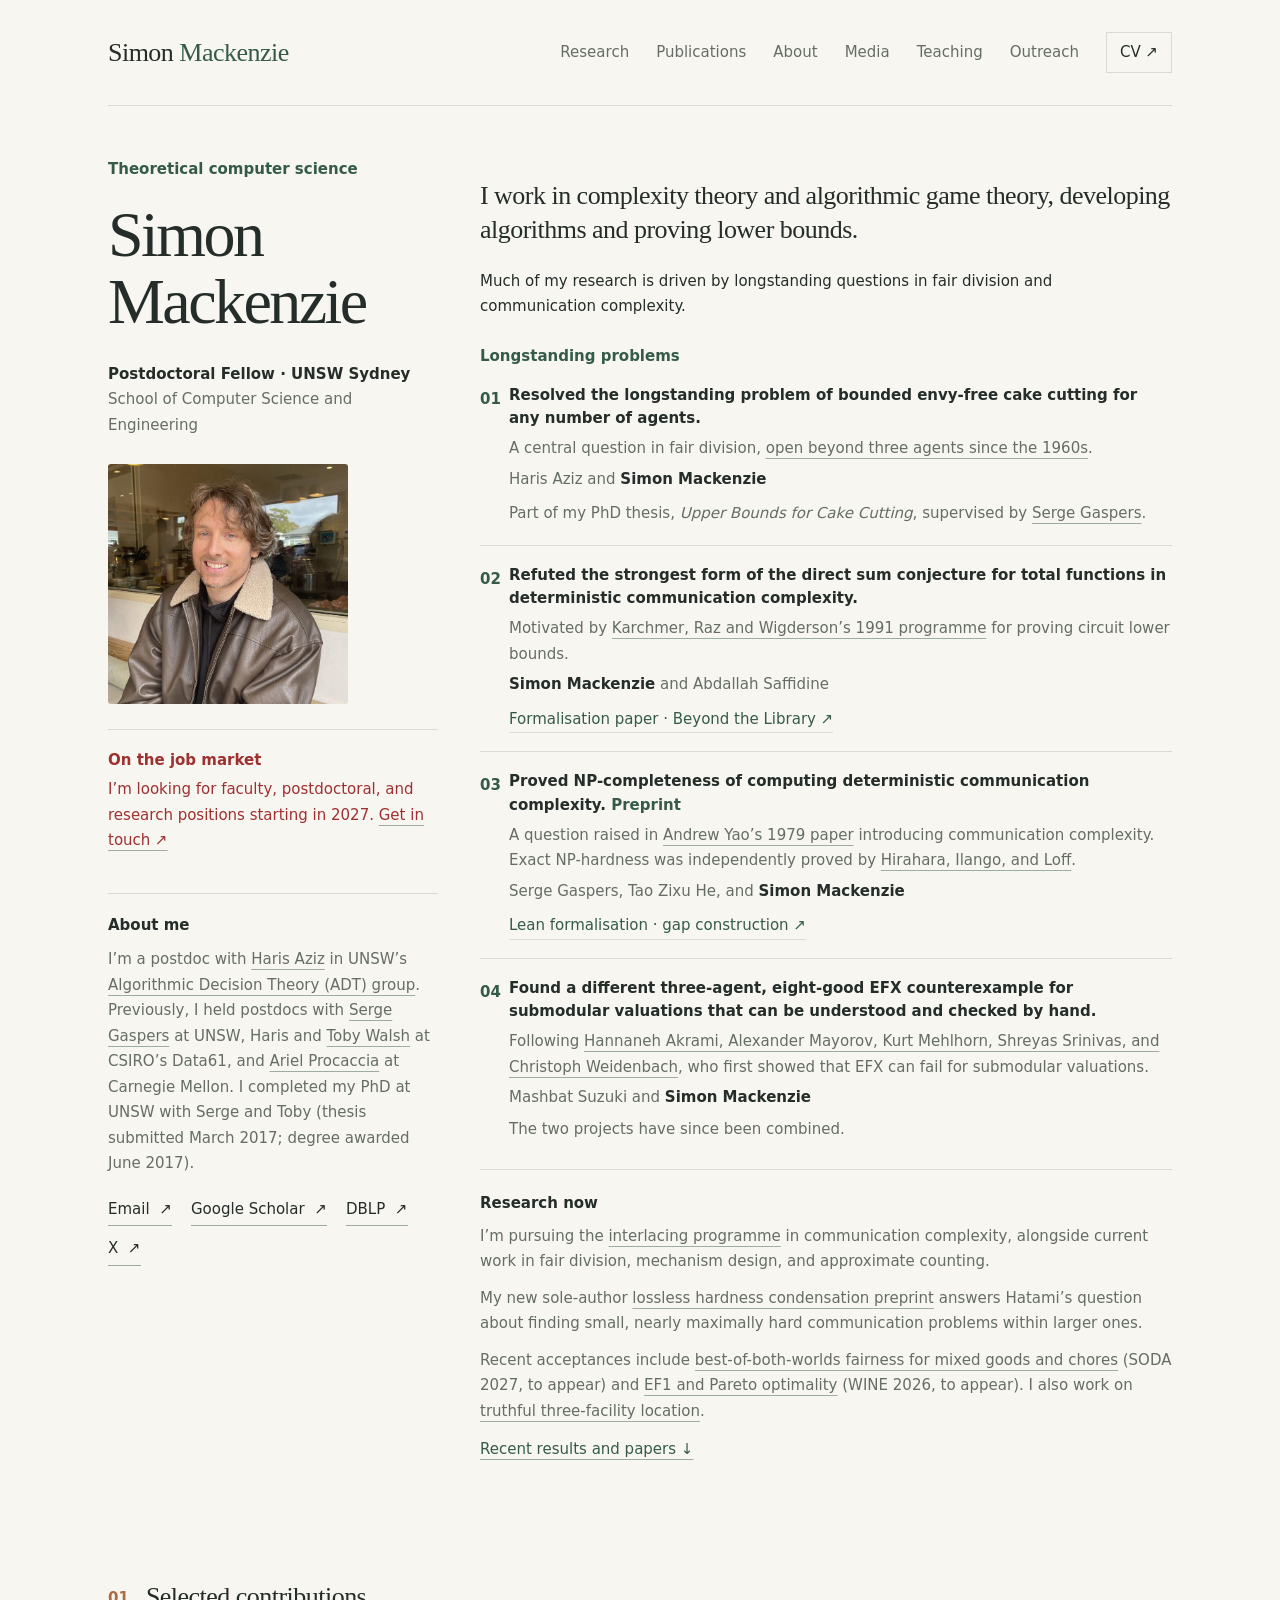
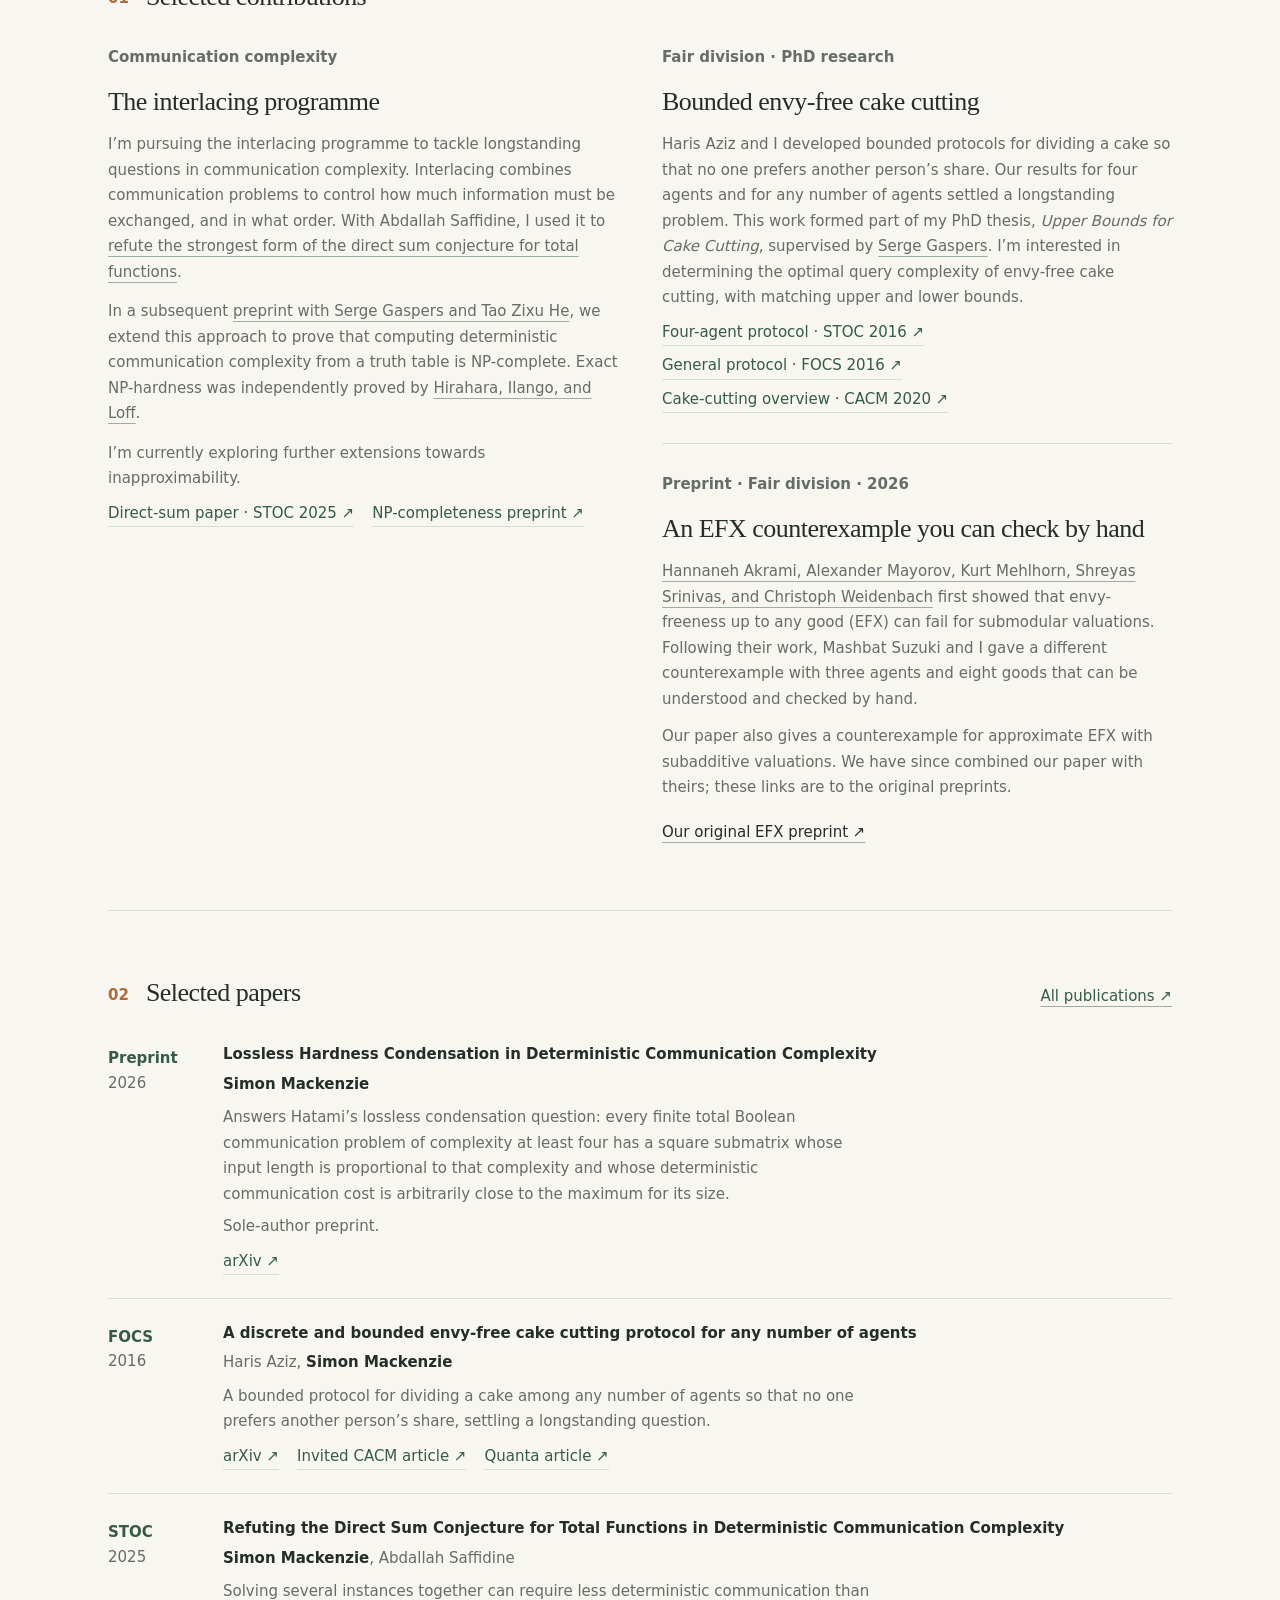
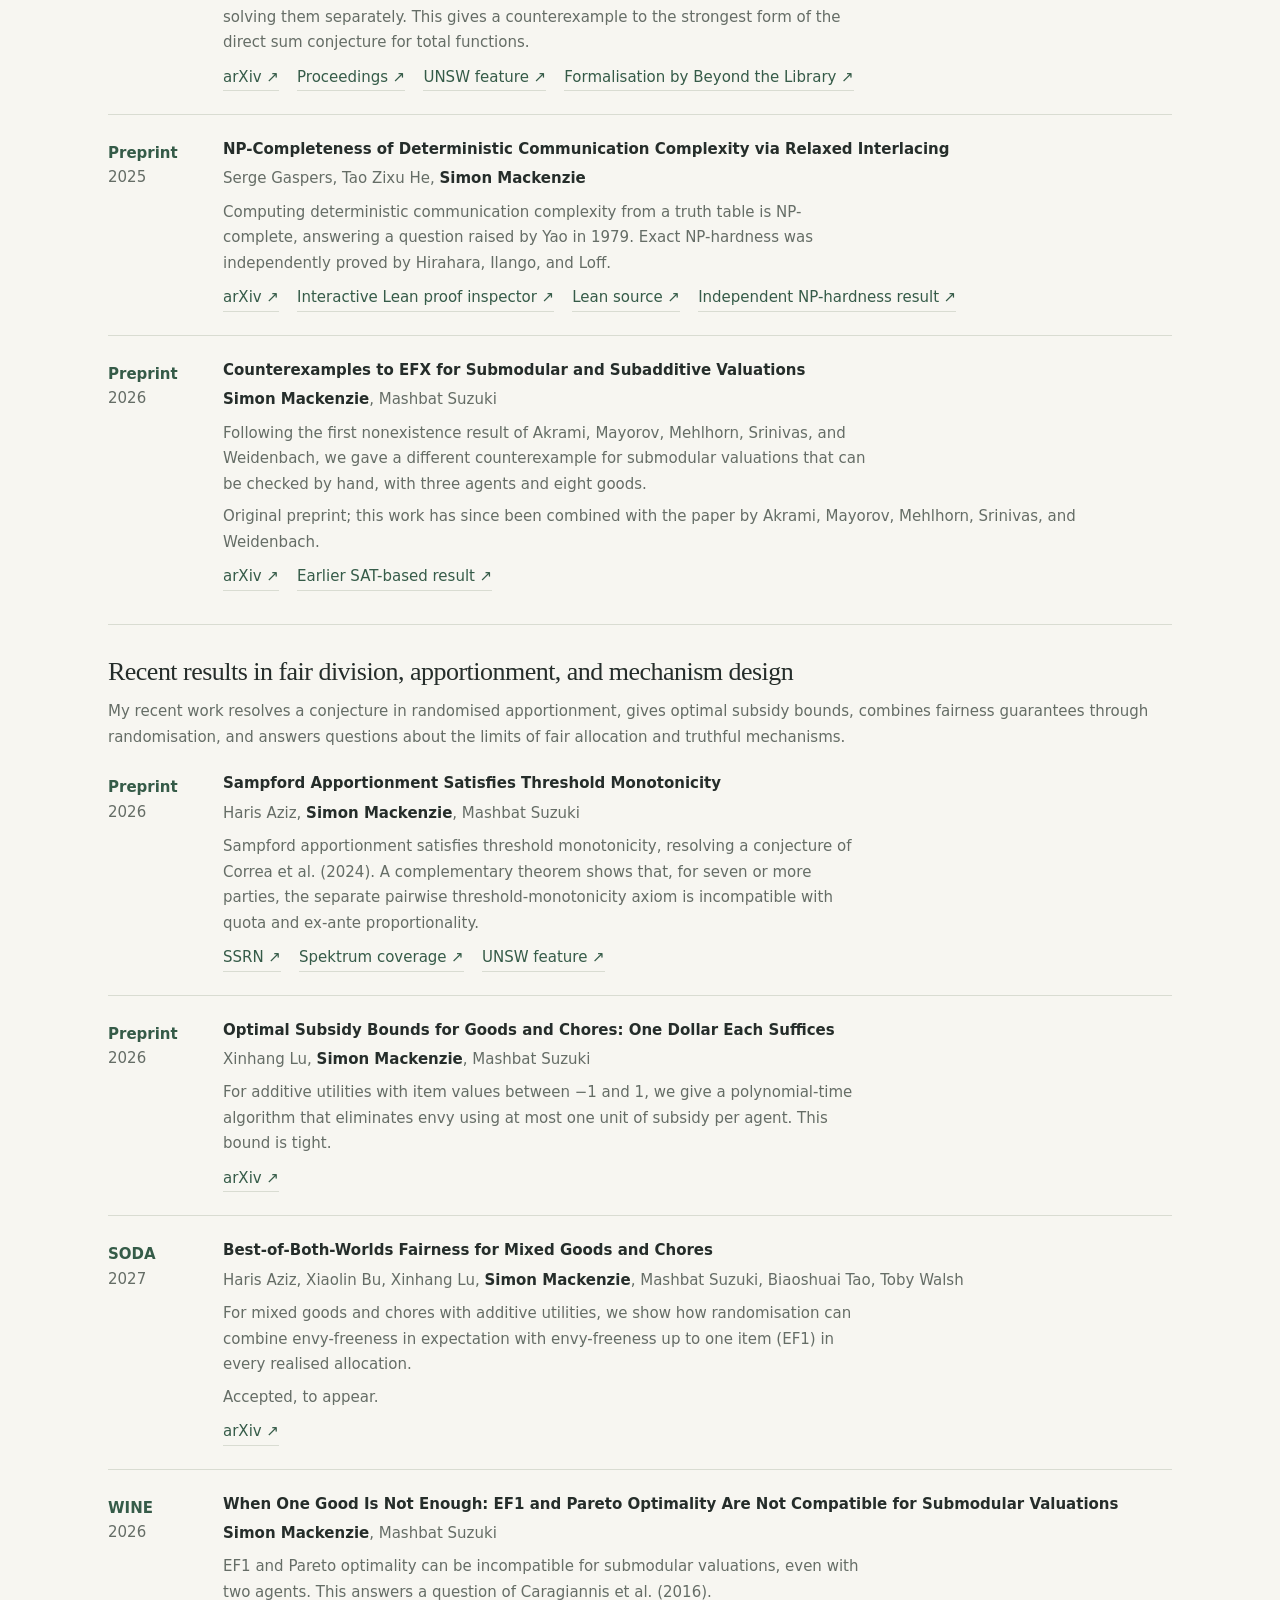
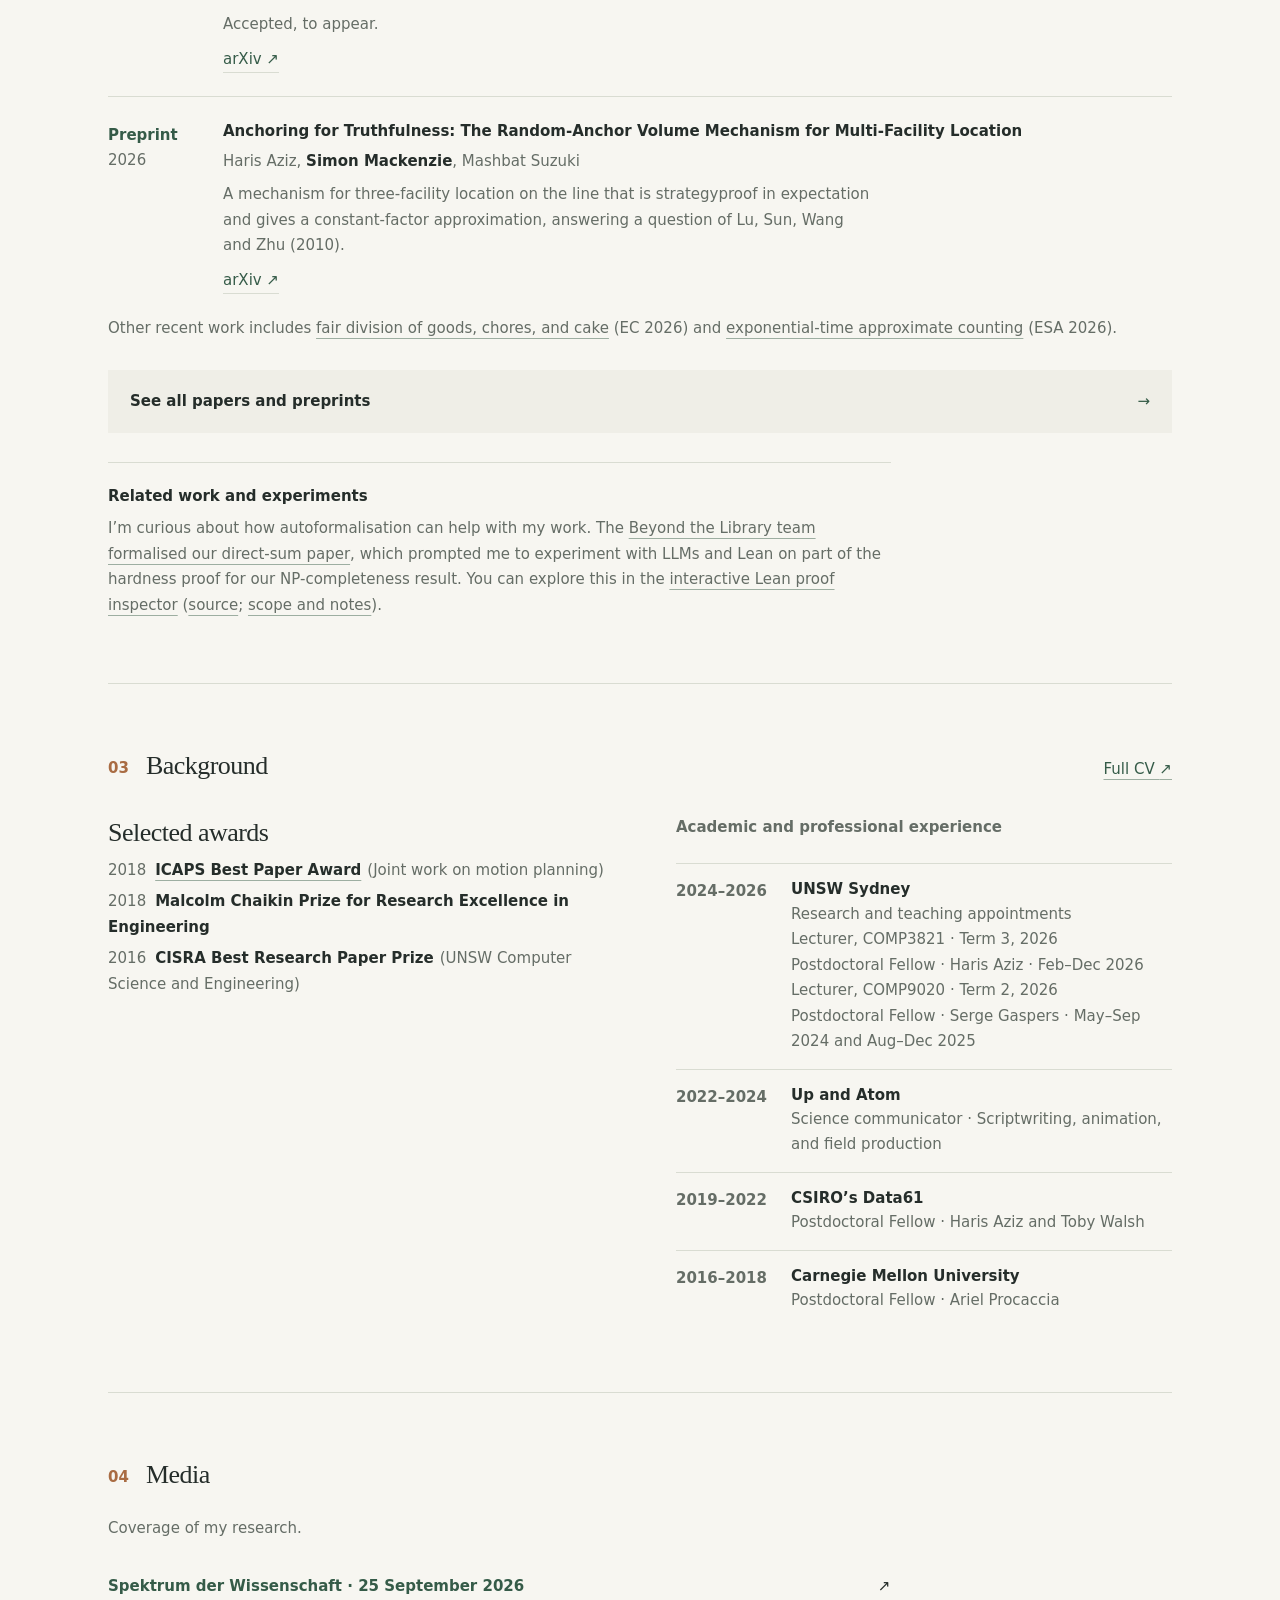
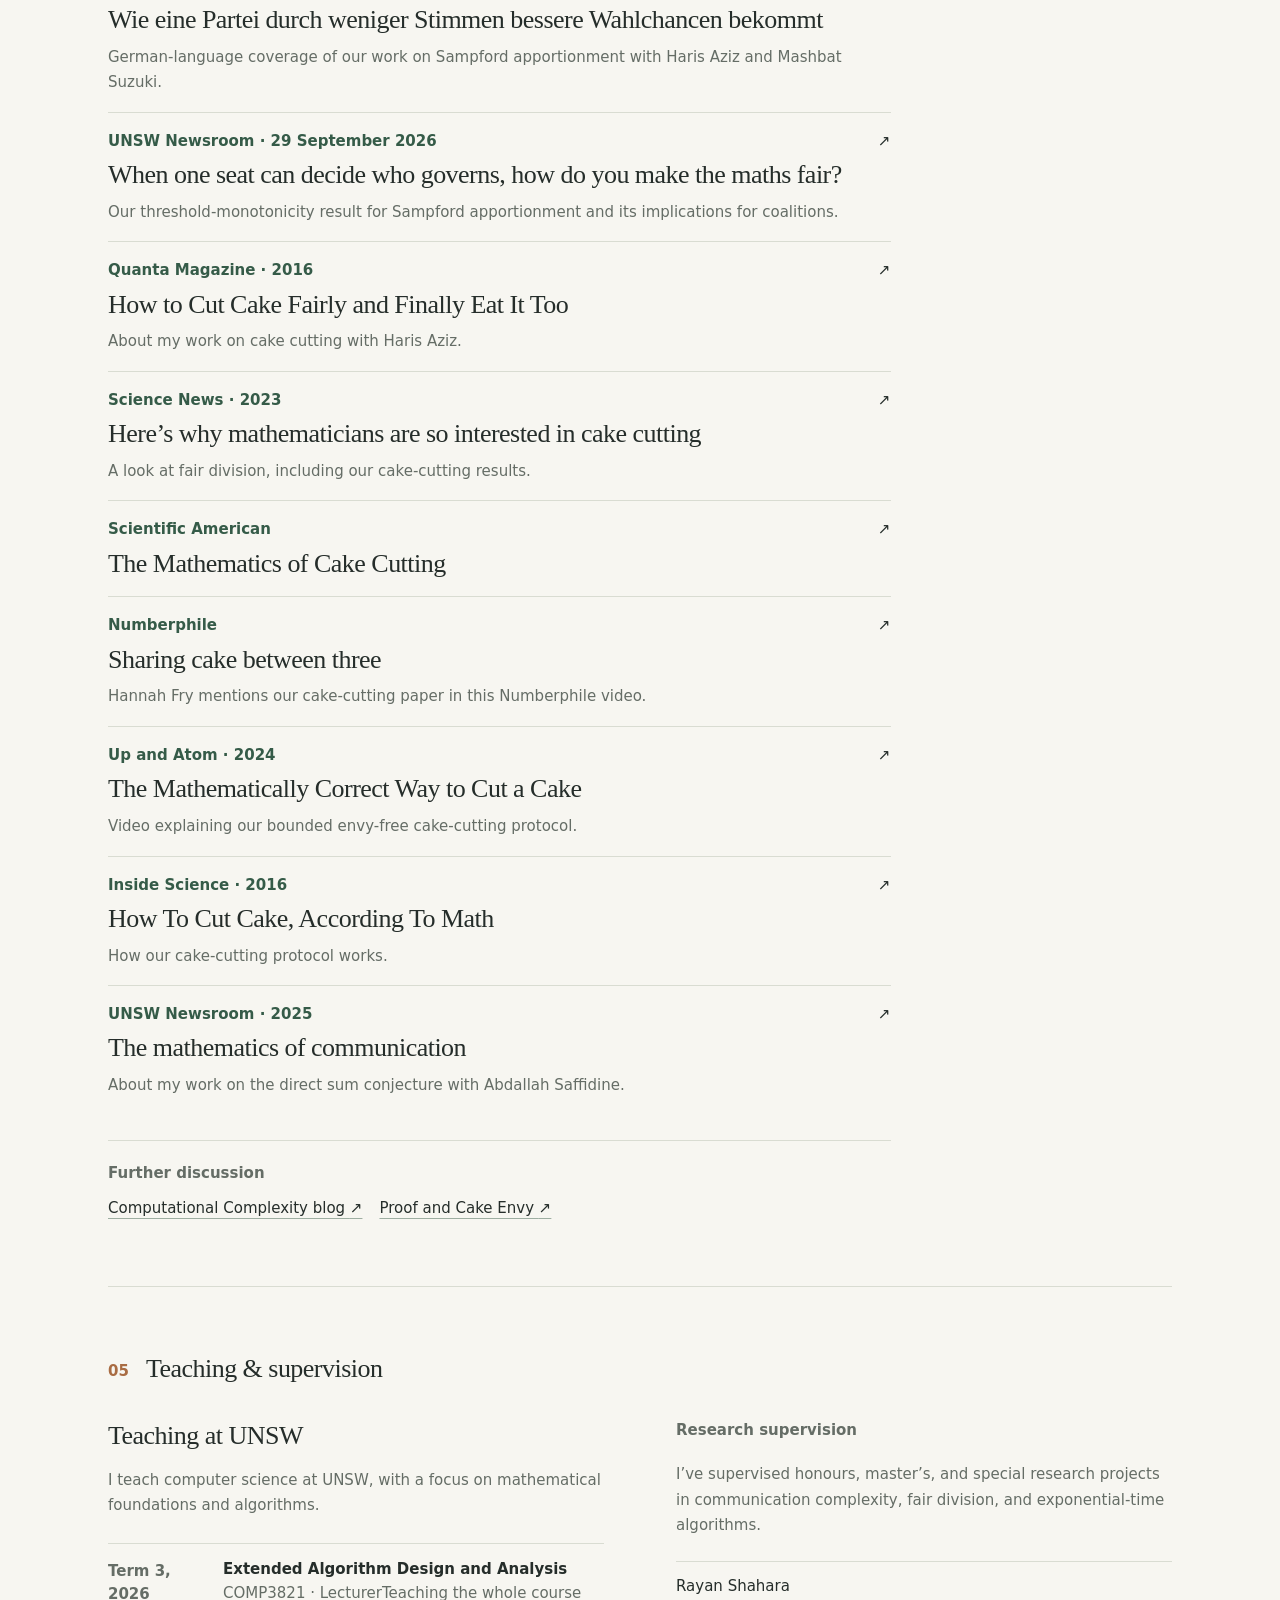
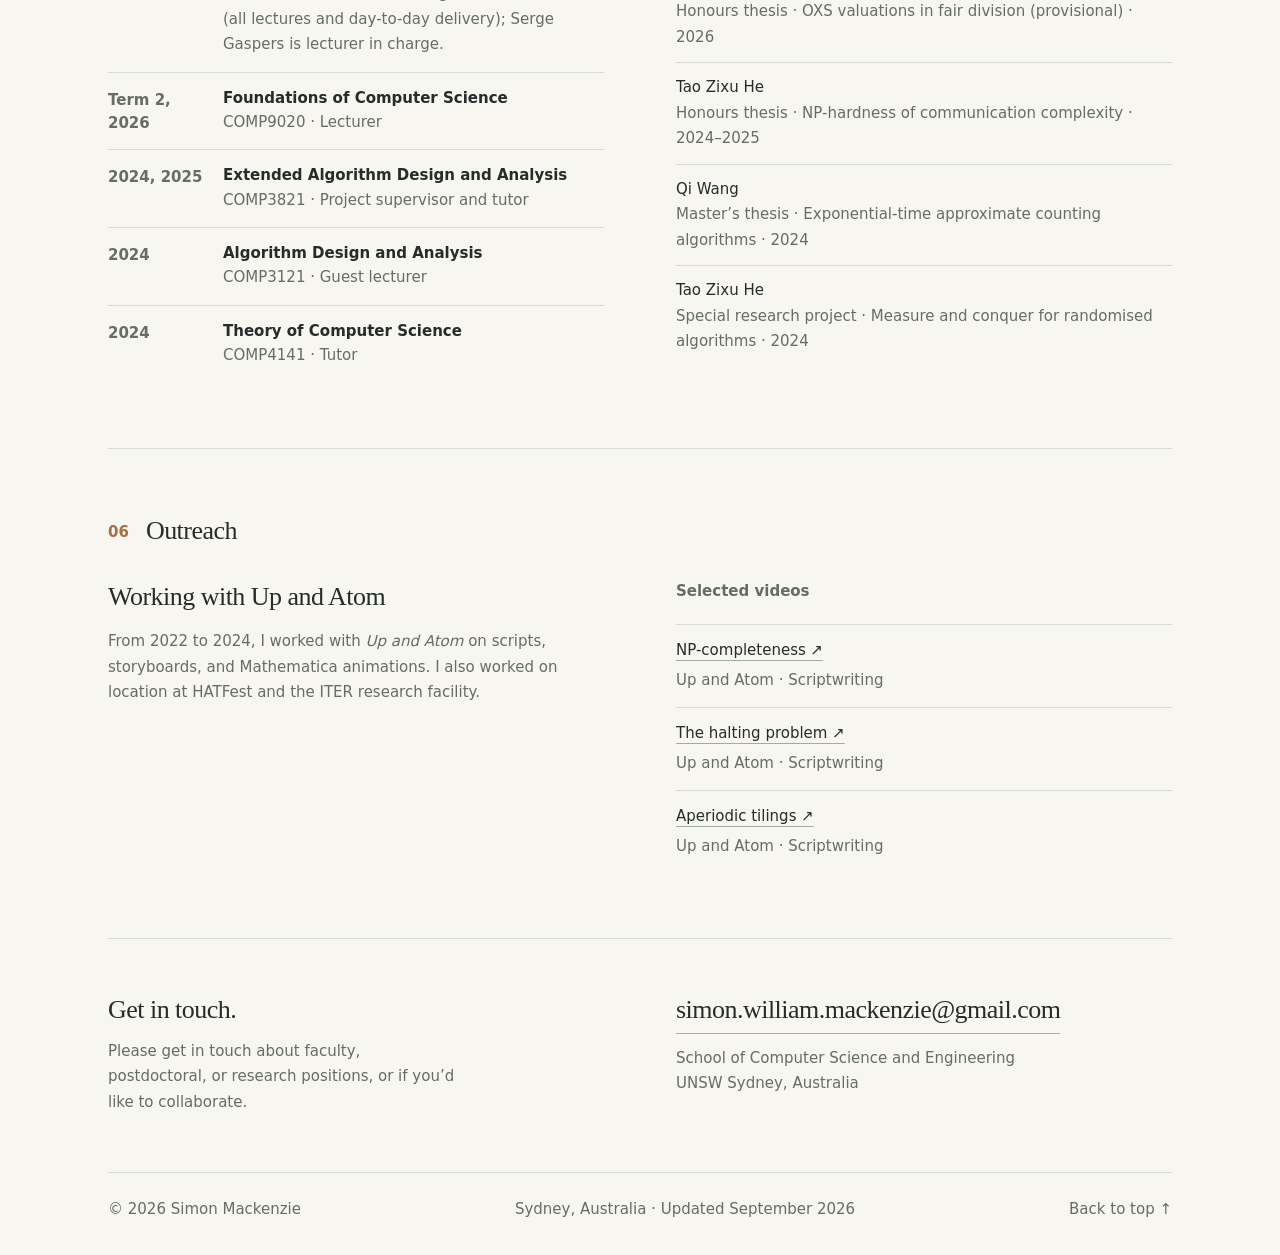
<file: index.html>
<!doctype html><html lang="en" id="top"><head><meta charset="utf-8"><meta name="viewport" content="width=device-width, initial-scale=1"><meta name="description" content="Simon Mackenzie’s research on bounded envy-free cake cutting, the direct-sum conjecture, and NP-completeness of computing communication complexity (preprint), with recent work in algorithms and fair division."><title>Simon Mackenzie — Theoretical Computer Science</title><link rel="stylesheet" href="./styles.css?v=20260901c"><meta name="robots" content="all,max-image-preview:large,max-snippet:-1,max-video-preview:-1"><meta property="og:type" content="website"><meta property="og:title" content="Simon Mackenzie — Theoretical Computer Science"><meta property="og:description" content="Simon Mackenzie’s research on bounded envy-free cake cutting, the direct-sum conjecture, and NP-completeness of computing communication complexity (preprint), with recent work in algorithms and fair division."><meta name="twitter:title" content="Simon Mackenzie — Theoretical Computer Science"><meta name="twitter:description" content="Simon Mackenzie’s research on bounded envy-free cake cutting, the direct-sum conjecture, and NP-completeness of computing communication complexity (preprint), with recent work in algorithms and fair division."><meta name="twitter:card" content="summary_large_image"><meta property="og:image" content="https://simonwmackenzie.github.io/og.png"><meta property="og:image:alt" content="Simon Mackenzie — Algorithms, Fair division, Communication complexity"><meta name="twitter:image" content="https://simonwmackenzie.github.io/og.png"><link rel="canonical" href="https://simonwmackenzie.github.io/"><meta property="og:url" content="https://simonwmackenzie.github.io/"><link rel="icon" href="./favicon.svg" type="image/svg+xml"><link rel="apple-touch-icon" href="./apple-touch-icon.png"><meta name="theme-color" content="#f7f6f1"><script type="application/ld+json">{"@context":"https://schema.org","@type":"Person","name":"Simon Mackenzie","url":"https://simonwmackenzie.github.io/","image":"https://simonwmackenzie.github.io/assets/simon-mackenzie.jpg","jobTitle":"Postdoctoral Fellow","affiliation":{"@type":"Organization","name":"UNSW Sydney"},"email":"simon.william.mackenzie@gmail.com","sameAs":["https://scholar.google.com/citations?user=cBUn3E8AAAAJ","https://dblp.org/pid/139/0823.html","https://x.com/SimonWMackenzie"]}</script></head><body class="research-profile"><a class="skip" href="#main">Skip to content</a><div class="container"><header class="masthead"><a class="wordmark" href="./index.html">Simon <span class="initial">Mackenzie</span></a><nav class="navigation" aria-label="Main navigation"><a href="./index.html#research">Research</a><a href="./publications.html">Publications</a><a href="./index.html#about">About</a><a href="./index.html#media">Media</a><a href="./index.html#teaching">Teaching</a><a href="./index.html#outreach">Outreach</a><a class="cv-link" href="./assets/SimonMackenzieCV.pdf">CV <span aria-hidden="true">↗</span></a></nav></header><main id="main">
<section class="hero" aria-labelledby="name"><div class="hero-identity"><p class="eyebrow">Theoretical computer science</p><h1 id="name">Simon<br> Mackenzie</h1><p class="role"><strong>Postdoctoral Fellow · UNSW Sydney</strong><br>School of Computer Science and Engineering</p><img class="profile-photo" src="./assets/simon-mackenzie.jpg" alt="Simon Mackenzie" width="720" height="679" decoding="async" fetchpriority="high"><div class="hero-note"><span class="eyebrow">On the job market</span><span>I’m looking for faculty, postdoctoral, and research positions starting in 2027. <a href="mailto:simon.william.mackenzie@gmail.com">Get in touch <span aria-hidden="true">↗</span></a></span></div></div><div class="intro"><p class="lead">I work in complexity theory and algorithmic game theory, developing algorithms and proving lower bounds.</p><p class="research-focus achievement">Much of my research is driven by longstanding questions in fair division and communication complexity.</p><h2 class="results-heading">Longstanding problems</h2><ul class="result-summary" aria-label="Selected research results"><li><a class="result-statement" href="https://arxiv.org/abs/1604.03655">Resolved the longstanding problem of bounded envy-free cake cutting for any number of agents.</a><span class="result-context">A central question in fair division, <a href="https://arxiv.org/abs/1508.05143">open beyond three agents since the 1960s</a>.</span><span class="result-authors">Haris Aziz and <strong>Simon Mackenzie</strong></span><span class="result-context thesis-connection">Part of my PhD thesis, <em>Upper Bounds for Cake Cutting</em>, supervised by <a href="https://serggasp.github.io/">Serge Gaspers</a>.</span></li><li><a class="result-statement" href="https://arxiv.org/abs/2411.19003">Refuted the strongest form of the direct sum conjecture for total functions in deterministic communication complexity.</a><span class="result-context">Motivated by <a href="https://www.math.ias.edu/~avi/PUBLICATIONS/KarchmerRaWi1995.pdf">Karchmer, Raz and Wigderson’s 1991 programme</a> for proving circuit lower bounds.</span><span class="result-authors"><strong>Simon Mackenzie</strong> and Abdallah Saffidine</span><div class="paper-links result-formalisation"><a href="https://arxiv.org/abs/2606.31134">Formalisation paper · Beyond the Library <span aria-hidden="true">↗</span></a></div></li><li><a class="result-statement" href="https://arxiv.org/abs/2508.05597">Proved NP-completeness of computing deterministic communication complexity. <span class="result-status">Preprint</span></a><span class="result-context">A question raised in <a href="https://doi.org/10.1145/800135.804414">Andrew Yao’s 1979 paper</a> introducing communication complexity. Exact NP-hardness was independently proved by <a href="https://arxiv.org/abs/2507.10426">Hirahara, Ilango, and Loff</a>.</span><span class="result-authors">Serge Gaspers, Tao Zixu He, and <strong>Simon Mackenzie</strong></span><div class="paper-links result-formalisation"><a href="https://simonwmackenzie.github.io/npcc-lean/inspector/">Lean formalisation · gap construction <span aria-hidden="true">↗</span></a></div></li><li><a class="result-statement" href="https://arxiv.org/abs/2605.06451">Found a different three-agent, eight-good EFX counterexample for submodular valuations that can be understood and checked by hand.</a><span class="result-context">Following <a href="https://arxiv.org/abs/2604.18216">Hannaneh Akrami, Alexander Mayorov, Kurt Mehlhorn, Shreyas Srinivas, and Christoph Weidenbach</a>, who first showed that EFX can fail for submodular valuations.</span><span class="result-authors">Mashbat Suzuki and <strong>Simon Mackenzie</strong></span><span class="result-context">The two projects have since been combined.</span></li></ul><div class="research-now"><h2>Research now</h2><p>I’m pursuing the <a href="#interlacing">interlacing programme</a> in communication complexity, alongside current work in fair division, mechanism design, and approximate counting.</p><p>My new sole-author <a href="https://arxiv.org/abs/2609.28691">lossless hardness condensation preprint</a> answers Hatami’s question about finding small, nearly maximally hard communication problems within larger ones.</p><p>Recent acceptances include <a href="https://arxiv.org/abs/2607.10232">best-of-both-worlds fairness for mixed goods and chores</a> (SODA 2027, to appear) and <a href="https://arxiv.org/abs/2607.17811">EF1 and Pareto optimality</a> (WINE 2026, to appear). I also work on <a href="https://arxiv.org/abs/2608.16550">truthful three-facility location</a>.</p><a class="recent-results-link" href="#current-work">Recent results and papers <span aria-hidden="true">↓</span></a></div></div><div class="intro-biography" aria-labelledby="biography-heading"><h2 id="biography-heading">About me</h2><p class="academic-context">I’m a postdoc with <a href="https://sites.google.com/site/harisaziz/">Haris Aziz</a> in UNSW’s <a href="https://www.unsw.edu.au/engineering/our-schools/computer-science-and-engineering/our-research/research-groups/algorithmic-decision-theory">Algorithmic Decision Theory (ADT) group</a>. Previously, I held postdocs with <a href="https://serggasp.github.io/">Serge Gaspers</a> at UNSW, Haris and <a href="https://cgi.cse.unsw.edu.au/~tw/index.html">Toby Walsh</a> at CSIRO’s Data61, and <a href="https://procaccia.info/">Ariel Procaccia</a> at Carnegie Mellon. I completed my PhD at UNSW with Serge and Toby (thesis submitted March 2017; degree awarded June 2017).</p><div class="text-links"><a href="mailto:simon.william.mackenzie@gmail.com">Email <span class="arrow" aria-hidden="true">↗</span></a><a href="https://scholar.google.com/citations?user=cBUn3E8AAAAJ">Google Scholar <span class="arrow" aria-hidden="true">↗</span></a><a href="https://dblp.org/pid/139/0823.html">DBLP <span class="arrow" aria-hidden="true">↗</span></a><a href="https://x.com/SimonWMackenzie">X <span class="arrow" aria-hidden="true">↗</span></a></div></div></section>

<section class="section" id="research"><div class="section-heading"><h2><span class="number">01</span>Selected contributions</h2></div><div class="research-grid research-programme-grid"><article class="research-item research-programme" id="interlacing"><p class="eyebrow">Communication complexity</p><h3>The interlacing programme</h3><p>I’m pursuing the interlacing programme to tackle longstanding questions in communication complexity. Interlacing combines communication problems to control how much information must be exchanged, and in what order. With Abdallah Saffidine, I used it to <a href="https://arxiv.org/abs/2411.19003">refute the strongest form of the direct sum conjecture for total functions</a>.</p><p>In a subsequent <a href="https://arxiv.org/abs/2508.05597">preprint with Serge Gaspers and Tao Zixu He</a>, we extend this approach to prove that computing deterministic communication complexity from a truth table is NP-complete. Exact NP-hardness was independently proved by <a href="https://arxiv.org/abs/2507.10426">Hirahara, Ilango, and Loff</a>.</p><p>I’m currently exploring further extensions towards inapproximability.</p><div class="paper-links"><a href="https://arxiv.org/abs/2411.19003">Direct-sum paper · STOC 2025 <span aria-hidden="true">↗</span></a><a href="https://arxiv.org/abs/2508.05597">NP-completeness preprint <span aria-hidden="true">↗</span></a></div></article><article class="research-item"><p class="eyebrow">Fair division · PhD research</p><h3>Bounded envy-free cake cutting</h3><p>Haris Aziz and I developed bounded protocols for dividing a cake so that no one prefers another person’s share. Our results for four agents and for any number of agents settled a longstanding problem. This work formed part of my PhD thesis, <em>Upper Bounds for Cake Cutting</em>, supervised by <a href="https://serggasp.github.io/">Serge Gaspers</a>. I’m interested in determining the optimal query complexity of envy-free cake cutting, with matching upper and lower bounds.</p><div class="paper-links"><a href="https://arxiv.org/abs/1508.05143">Four-agent protocol · STOC 2016 <span aria-hidden="true">↗</span></a><a href="https://arxiv.org/abs/1604.03655">General protocol · FOCS 2016 <span aria-hidden="true">↗</span></a><a href="https://dl.acm.org/doi/10.1145/3382129">Cake-cutting overview · CACM 2020 <span aria-hidden="true">↗</span></a></div></article><article class="research-item" id="efx"><p class="eyebrow">Preprint · Fair division · 2026</p><h3>An EFX counterexample you can check by hand</h3><p><a href="https://arxiv.org/abs/2604.18216">Hannaneh Akrami, Alexander Mayorov, Kurt Mehlhorn, Shreyas Srinivas, and Christoph Weidenbach</a> first showed that envy-freeness up to any good (EFX) can fail for submodular valuations. Following their work, Mashbat Suzuki and I gave a different counterexample with three agents and eight goods that can be understood and checked by hand.</p><p class="efx-context">Our paper also gives a counterexample for approximate EFX with subadditive valuations. We have since combined our paper with theirs; these links are to the original preprints.</p><a href="https://arxiv.org/abs/2605.06451">Our original EFX preprint <span aria-hidden="true">↗</span></a></article></div></section>
<section class="section" id="papers"><div class="section-heading"><h2><span class="number">02</span>Selected papers</h2><a href="./publications.html">All publications <span aria-hidden="true">↗</span></a></div><ol class="papers"><li class="paper" data-paper="mackenzie2026condensation" data-topic="communication" data-search="Lossless Hardness Condensation in Deterministic Communication Complexity Simon Mackenzie 2026 Preprint preprint Sole-author preprint. Answers Hatami’s lossless condensation question: every finite total Boolean communication problem of complexity at least four has a square submatrix whose input length is proportional to that complexity and whose deterministic communication cost is arbitrarily close to the maximum for its size."><div class="paper-meta"><strong>Preprint</strong>2026</div><div><h3><a href="https://arxiv.org/abs/2609.28691">Lossless Hardness Condensation in Deterministic Communication Complexity</a></h3><p class="authors"><strong>Simon Mackenzie</strong></p><p class="paper-description">Answers Hatami’s lossless condensation question: every finite total Boolean communication problem of complexity at least four has a square submatrix whose input length is proportional to that complexity and whose deterministic communication cost is arbitrarily close to the maximum for its size.</p><p class="paper-note">Sole-author preprint.</p><div class="paper-links"><a href="https://arxiv.org/abs/2609.28691">arXiv <span aria-hidden="true">↗</span></a></div></div></li><li class="paper" data-paper="aziz2016discrete" data-topic="fair-division" data-search="A discrete and bounded envy-free cake cutting protocol for any number of agents Haris Aziz Simon Mackenzie 2016 FOCS conference  A bounded protocol for dividing a cake among any number of agents so that no one prefers another person’s share, settling a longstanding question."><div class="paper-meta"><strong>FOCS</strong>2016</div><div><h3><a href="https://arxiv.org/abs/1604.03655">A discrete and bounded envy-free cake cutting protocol for any number of agents</a></h3><p class="authors">Haris Aziz, <strong>Simon Mackenzie</strong></p><p class="paper-description">A bounded protocol for dividing a cake among any number of agents so that no one prefers another person’s share, settling a longstanding question.</p><div class="paper-links"><a href="https://arxiv.org/abs/1604.03655">arXiv <span aria-hidden="true">↗</span></a><a href="https://dl.acm.org/doi/10.1145/3382129">Invited CACM article <span aria-hidden="true">↗</span></a><a href="https://www.quantamagazine.org/new-algorithm-solves-cake-cutting-problem-20161006/">Quanta article <span aria-hidden="true">↗</span></a></div></div></li><li class="paper" data-paper="mackenzie2025refuting" data-topic="communication" data-search="Refuting the Direct Sum Conjecture for Total Functions in Deterministic Communication Complexity Simon Mackenzie Abdallah Saffidine 2025 STOC conference  Solving several instances together can require less deterministic communication than solving them separately. This gives a counterexample to the strongest form of the direct sum conjecture for total functions."><div class="paper-meta"><strong>STOC</strong>2025</div><div><h3><a href="https://arxiv.org/abs/2411.19003">Refuting the Direct Sum Conjecture for Total Functions in Deterministic Communication Complexity</a></h3><p class="authors"><strong>Simon Mackenzie</strong>, Abdallah Saffidine</p><p class="paper-description">Solving several instances together can require less deterministic communication than solving them separately. This gives a counterexample to the strongest form of the direct sum conjecture for total functions.</p><div class="paper-links"><a href="https://arxiv.org/abs/2411.19003">arXiv <span aria-hidden="true">↗</span></a><a href="https://dl.acm.org/doi/10.1145/3717823.3718148">Proceedings <span aria-hidden="true">↗</span></a><a href="https://www.unsw.edu.au/news/2025/03/communication-complexity--why-a-new-mathematical-formula-could-h">UNSW feature <span aria-hidden="true">↗</span></a><a href="https://beyondthelibrary.github.io/formal_arxiv/p/Refuting/">Formalisation by Beyond the Library <span aria-hidden="true">↗</span></a></div></div></li><li class="paper" data-paper="gaspers2025interlacing" data-topic="communication" data-search="NP-Completeness of Deterministic Communication Complexity via Relaxed Interlacing Serge Gaspers Tao Zixu He Simon Mackenzie 2025 Preprint preprint  Computing deterministic communication complexity from a truth table is NP-complete, answering a question raised by Yao in 1979. Exact NP-hardness was independently proved by Hirahara, Ilango, and Loff."><div class="paper-meta"><strong>Preprint</strong>2025</div><div><h3><a href="https://arxiv.org/abs/2508.05597">NP-Completeness of Deterministic Communication Complexity via Relaxed Interlacing</a></h3><p class="authors">Serge Gaspers, Tao Zixu He, <strong>Simon Mackenzie</strong></p><p class="paper-description">Computing deterministic communication complexity from a truth table is NP-complete, answering a question raised by Yao in 1979. Exact NP-hardness was independently proved by Hirahara, Ilango, and Loff.</p><div class="paper-links"><a href="https://arxiv.org/abs/2508.05597">arXiv <span aria-hidden="true">↗</span></a><a href="https://simonwmackenzie.github.io/npcc-lean/inspector/">Interactive Lean proof inspector <span aria-hidden="true">↗</span></a><a href="https://github.com/simonwmackenzie/npcc-lean">Lean source <span aria-hidden="true">↗</span></a><a href="https://arxiv.org/abs/2507.10426">Independent NP-hardness result <span aria-hidden="true">↗</span></a></div></div></li><li class="paper" data-paper="mackenzie2026efx" data-topic="fair-division" data-search="Counterexamples to EFX for Submodular and Subadditive Valuations Simon Mackenzie Mashbat Suzuki 2026 Preprint preprint Original preprint; this work has since been combined with the paper by Akrami, Mayorov, Mehlhorn, Srinivas, and Weidenbach. Following the first nonexistence result of Akrami, Mayorov, Mehlhorn, Srinivas, and Weidenbach, we gave a different counterexample for submodular valuations that can be checked by hand, with three agents and eight goods."><div class="paper-meta"><strong>Preprint</strong>2026</div><div><h3><a href="https://arxiv.org/abs/2605.06451">Counterexamples to EFX for Submodular and Subadditive Valuations</a></h3><p class="authors"><strong>Simon Mackenzie</strong>, Mashbat Suzuki</p><p class="paper-description">Following the first nonexistence result of Akrami, Mayorov, Mehlhorn, Srinivas, and Weidenbach, we gave a different counterexample for submodular valuations that can be checked by hand, with three agents and eight goods.</p><p class="paper-note">Original preprint; this work has since been combined with the paper by Akrami, Mayorov, Mehlhorn, Srinivas, and Weidenbach.</p><div class="paper-links"><a href="https://arxiv.org/abs/2605.06451">arXiv <span aria-hidden="true">↗</span></a><a href="https://arxiv.org/abs/2604.18216">Earlier SAT-based result <span aria-hidden="true">↗</span></a></div></div></li></ol><div class="current-work" id="current-work"><h3>Recent results in fair division, apportionment, and mechanism design</h3><p>My recent work resolves a conjecture in randomised apportionment, gives optimal subsidy bounds, combines fairness guarantees through randomisation, and answers questions about the limits of fair allocation and truthful mechanisms.</p><ol class="papers"><li class="paper" data-paper="aziz2026sampford" data-topic="social-choice" data-search="Sampford Apportionment Satisfies Threshold Monotonicity Haris Aziz Simon Mackenzie Mashbat Suzuki 2026 Preprint preprint  Sampford apportionment satisfies threshold monotonicity, resolving a conjecture of Correa et al. (2024). A complementary theorem shows that, for seven or more parties, the separate pairwise threshold-monotonicity axiom is incompatible with quota and ex-ante proportionality."><div class="paper-meta"><strong>Preprint</strong>2026</div><div><h3><a href="https://papers.ssrn.com/sol3/papers.cfm?abstract_id=7346803">Sampford Apportionment Satisfies Threshold Monotonicity</a></h3><p class="authors">Haris Aziz, <strong>Simon Mackenzie</strong>, Mashbat Suzuki</p><p class="paper-description">Sampford apportionment satisfies threshold monotonicity, resolving a conjecture of Correa et al. (2024). A complementary theorem shows that, for seven or more parties, the separate pairwise threshold-monotonicity axiom is incompatible with quota and ex-ante proportionality.</p><div class="paper-links"><a href="https://papers.ssrn.com/sol3/papers.cfm?abstract_id=7346803">SSRN <span aria-hidden="true">↗</span></a><a href="https://www.spektrum.de/kolumne/paradoxa-in-wahlen-weniger-sitze-trotz-mehr-stimmen/2345764">Spektrum coverage <span aria-hidden="true">↗</span></a><a href="https://www.unsw.edu.au/news/2026/09/When-one-seat-can-decide-governs-how-make-maths-fair">UNSW feature <span aria-hidden="true">↗</span></a></div></div></li><li class="paper" data-paper="lu2026subsidy" data-topic="fair-division" data-search="Optimal Subsidy Bounds for Goods and Chores: One Dollar Each Suffices Xinhang Lu Simon Mackenzie Mashbat Suzuki 2026 Preprint preprint  For additive utilities with item values between −1 and 1, we give a polynomial-time algorithm that eliminates envy using at most one unit of subsidy per agent. This bound is tight."><div class="paper-meta"><strong>Preprint</strong>2026</div><div><h3><a href="https://arxiv.org/abs/2607.10089">Optimal Subsidy Bounds for Goods and Chores: One Dollar Each Suffices</a></h3><p class="authors">Xinhang Lu, <strong>Simon Mackenzie</strong>, Mashbat Suzuki</p><p class="paper-description">For additive utilities with item values between −1 and 1, we give a polynomial-time algorithm that eliminates envy using at most one unit of subsidy per agent. This bound is tight.</p><div class="paper-links"><a href="https://arxiv.org/abs/2607.10089">arXiv <span aria-hidden="true">↗</span></a></div></div></li><li class="paper" data-paper="aziz2026best" data-topic="fair-division" data-search="Best-of-Both-Worlds Fairness for Mixed Goods and Chores Haris Aziz Xiaolin Bu Xinhang Lu Simon Mackenzie Mashbat Suzuki Biaoshuai Tao Toby Walsh 2027 SODA conference Accepted, to appear. For mixed goods and chores with additive utilities, we show how randomisation can combine envy-freeness in expectation with envy-freeness up to one item (EF1) in every realised allocation."><div class="paper-meta"><strong>SODA</strong>2027</div><div><h3><a href="https://arxiv.org/abs/2607.10232">Best-of-Both-Worlds Fairness for Mixed Goods and Chores</a></h3><p class="authors">Haris Aziz, Xiaolin Bu, Xinhang Lu, <strong>Simon Mackenzie</strong>, Mashbat Suzuki, Biaoshuai Tao, Toby Walsh</p><p class="paper-description">For mixed goods and chores with additive utilities, we show how randomisation can combine envy-freeness in expectation with envy-freeness up to one item (EF1) in every realised allocation.</p><p class="paper-note">Accepted, to appear.</p><div class="paper-links"><a href="https://arxiv.org/abs/2607.10232">arXiv <span aria-hidden="true">↗</span></a></div></div></li><li class="paper" data-paper="mackenzie2026ef1" data-topic="fair-division" data-search="When One Good Is Not Enough: EF1 and Pareto Optimality Are Not Compatible for Submodular Valuations Simon Mackenzie Mashbat Suzuki 2026 WINE conference Accepted, to appear. EF1 and Pareto optimality can be incompatible for submodular valuations, even with two agents. This answers a question of Caragiannis et al. (2016)."><div class="paper-meta"><strong>WINE</strong>2026</div><div><h3><a href="https://arxiv.org/abs/2607.17811">When One Good Is Not Enough: EF1 and Pareto Optimality Are Not Compatible for Submodular Valuations</a></h3><p class="authors"><strong>Simon Mackenzie</strong>, Mashbat Suzuki</p><p class="paper-description">EF1 and Pareto optimality can be incompatible for submodular valuations, even with two agents. This answers a question of Caragiannis et al. (2016).</p><p class="paper-note">Accepted, to appear.</p><div class="paper-links"><a href="https://arxiv.org/abs/2607.17811">arXiv <span aria-hidden="true">↗</span></a></div></div></li><li class="paper" data-paper="aziz2026anchor" data-topic="social-choice" data-search="Anchoring for Truthfulness: The Random-Anchor Volume Mechanism for Multi-Facility Location Haris Aziz Simon Mackenzie Mashbat Suzuki 2026 Preprint preprint  A mechanism for three-facility location on the line that is strategyproof in expectation and gives a constant-factor approximation, answering a question of Lu, Sun, Wang and Zhu (2010)."><div class="paper-meta"><strong>Preprint</strong>2026</div><div><h3><a href="https://arxiv.org/abs/2608.16550">Anchoring for Truthfulness: The Random-Anchor Volume Mechanism for Multi-Facility Location</a></h3><p class="authors">Haris Aziz, <strong>Simon Mackenzie</strong>, Mashbat Suzuki</p><p class="paper-description">A mechanism for three-facility location on the line that is strategyproof in expectation and gives a constant-factor approximation, answering a question of Lu, Sun, Wang and Zhu (2010).</p><div class="paper-links"><a href="https://arxiv.org/abs/2608.16550">arXiv <span aria-hidden="true">↗</span></a></div></div></li></ol><p class="current-note">Other recent work includes <a href="https://arxiv.org/abs/2511.04891">fair division of goods, chores, and cake</a> (EC 2026) and <a href="https://arxiv.org/abs/2607.06393">exponential-time approximate counting</a> (ESA 2026).</p></div><a class="all-papers" href="./publications.html"><span>See all papers and preprints</span><span class="arrow" aria-hidden="true">→</span></a><aside class="research-aside" id="autoformalisation" aria-labelledby="related-work-heading"><h3 id="related-work-heading">Related work and experiments</h3><p>I’m curious about how autoformalisation can help with my work. The <a href="https://beyondthelibrary.github.io/formal_arxiv/p/Refuting/">Beyond the Library team formalised our direct-sum paper</a>, which prompted me to experiment with LLMs and Lean on part of the hardness proof for our NP-completeness result. You can explore this in the <a href="https://simonwmackenzie.github.io/npcc-lean/inspector/">interactive Lean proof inspector</a> (<a href="https://github.com/simonwmackenzie/npcc-lean">source</a>; <a href="https://github.com/simonwmackenzie/npcc-lean/blob/main/lean/AUDIT.md">scope and notes</a>).</p></aside></section>
<section class="section" id="about"><div class="section-heading"><h2><span class="number">03</span>Background</h2><a href="./assets/SimonMackenzieCV.pdf">Full CV <span aria-hidden="true">↗</span></a></div><div class="split"><aside class="awards" id="awards" aria-labelledby="awards-heading"><h3 id="awards-heading">Selected awards</h3><ul class="award-list"><li><time class="award-year" datetime="2018">2018</time><strong><a href="https://icaps18.icaps-conference.org/awards/index.html">ICAPS Best Paper Award</a></strong><span class="award-context">Joint work on motion planning</span></li><li><time class="award-year" datetime="2018">2018</time><strong>Malcolm Chaikin Prize for Research Excellence in Engineering</strong></li><li><time class="award-year" datetime="2016">2016</time><strong>CISRA Best Research Paper Prize</strong><span class="award-context">UNSW Computer Science and Engineering</span></li></ul></aside><div><p class="quiet-label">Academic and professional experience</p><ul class="timeline"><li><span class="period">2024–2026</span><div><strong>UNSW Sydney</strong><small>Research and teaching appointments<br>Lecturer, COMP3821 · Term 3, 2026<br>Postdoctoral Fellow · Haris Aziz · Feb–Dec 2026<br>Lecturer, COMP9020 · Term 2, 2026<br>Postdoctoral Fellow · Serge Gaspers · May–Sep 2024 and Aug–Dec 2025</small></div></li><li><span class="period">2022–2024</span><div><strong>Up and Atom</strong><small>Science communicator · Scriptwriting, animation, and field production</small></div></li><li><span class="period">2019–2022</span><div><strong>CSIRO’s Data61</strong><small>Postdoctoral Fellow · Haris Aziz and Toby Walsh</small></div></li><li><span class="period">2016–2018</span><div><strong>Carnegie Mellon University</strong><small>Postdoctoral Fellow · Ariel Procaccia</small></div></li></ul></div></div></section>
<section class="section" id="media"><div class="section-heading"><h2><span class="number">04</span>Media</h2></div><p class="media-intro">Coverage of my research.</p><div class="media-coverage"><ul class="outreach-list"><li><a href="https://www.spektrum.de/kolumne/paradoxa-in-wahlen-weniger-sitze-trotz-mehr-stimmen/2345764"><span><span class="outlet">Spektrum der Wissenschaft · 25 September 2026</span><span class="headline">Wie eine Partei durch weniger Stimmen bessere Wahlchancen bekommt</span><span class="coverage-note">German-language coverage of our work on Sampford apportionment with Haris Aziz and Mashbat Suzuki.</span></span><span class="arrow" aria-hidden="true">↗</span></a></li><li><a href="https://www.unsw.edu.au/news/2026/09/When-one-seat-can-decide-governs-how-make-maths-fair"><span><span class="outlet">UNSW Newsroom · 29 September 2026</span><span class="headline">When one seat can decide who governs, how do you make the maths fair?</span><span class="coverage-note">Our threshold-monotonicity result for Sampford apportionment and its implications for coalitions.</span></span><span class="arrow" aria-hidden="true">↗</span></a></li><li><a href="https://www.quantamagazine.org/new-algorithm-solves-cake-cutting-problem-20161006/"><span><span class="outlet">Quanta Magazine · 2016</span><span class="headline">How to Cut Cake Fairly and Finally Eat It Too</span><span class="coverage-note">About my work on cake cutting with Haris Aziz.</span></span><span class="arrow" aria-hidden="true">↗</span></a></li><li><a href="https://www.sciencenews.org/article/cake-cutting-math-problem-fairness-envy"><span><span class="outlet">Science News · 2023</span><span class="headline">Here’s why mathematicians are so interested in cake cutting</span><span class="coverage-note">A look at fair division, including our cake-cutting results.</span></span><span class="arrow" aria-hidden="true">↗</span></a></li><li><a href="https://www.scientificamerican.com/article/the-mathematics-of-cake-cutting/"><span><span class="outlet">Scientific American</span><span class="headline">The Mathematics of Cake Cutting</span></span><span class="arrow" aria-hidden="true">↗</span></a></li><li><a href="https://www.numberphile.com/videos/sharing-cake-between-three"><span><span class="outlet">Numberphile</span><span class="headline">Sharing cake between three</span><span class="coverage-note">Hannah Fry mentions our cake-cutting paper in this Numberphile video.</span></span><span class="arrow" aria-hidden="true">↗</span></a></li><li><a href="https://www.youtube.com/watch?v=fvM8ow6zNw4"><span><span class="outlet">Up and Atom · 2024</span><span class="headline">The Mathematically Correct Way to Cut a Cake</span><span class="coverage-note">Video explaining our bounded envy-free cake-cutting protocol.</span></span><span class="arrow" aria-hidden="true">↗</span></a></li><li><a href="https://www.aip.org/inside-science/how-to-cut-cake-according-to-math"><span><span class="outlet">Inside Science · 2016</span><span class="headline">How To Cut Cake, According To Math</span><span class="coverage-note">How our cake-cutting protocol works.</span></span><span class="arrow" aria-hidden="true">↗</span></a></li><li><a href="https://www.unsw.edu.au/news/2025/03/communication-complexity--why-a-new-mathematical-formula-could-h"><span><span class="outlet">UNSW Newsroom · 2025</span><span class="headline">The mathematics of communication</span><span class="coverage-note">About my work on the direct sum conjecture with Abdallah Saffidine.</span></span><span class="arrow" aria-hidden="true">↗</span></a></li></ul><div class="research-discussion"><p class="quiet-label">Further discussion</p><div class="small-links"><a href="https://blog.computationalcomplexity.org/2016/06/there-is-now-bounded-discrete-envy-free_0.html">Computational Complexity blog <span aria-hidden="true">↗</span></a><a href="https://rjlipton.com/2020/04/18/proof-and-cake-envy/">Proof and Cake Envy <span aria-hidden="true">↗</span></a></div></div></div></section>
<section class="section" id="teaching"><div class="section-heading"><h2><span class="number">05</span>Teaching &amp; supervision</h2></div><div class="split"><div><h3>Teaching at UNSW</h3><p>I teach computer science at UNSW, with a focus on mathematical foundations and algorithms.</p><ul class="timeline"><li><span class="period">Term 3, 2026</span><div><strong>Extended Algorithm Design and Analysis</strong><small>COMP3821 · Lecturer</small><small>Teaching the whole course (all lectures and day-to-day delivery); Serge Gaspers is lecturer in charge.</small></div></li><li><span class="period">Term 2, 2026</span><div><strong>Foundations of Computer Science</strong><small>COMP9020 · Lecturer</small></div></li><li><span class="period">2024, 2025</span><div><strong>Extended Algorithm Design and Analysis</strong><small>COMP3821 · Project supervisor and tutor</small></div></li><li><time>2024</time><div><strong>Algorithm Design and Analysis</strong><small>COMP3121 · Guest lecturer</small></div></li><li><time>2024</time><div><strong>Theory of Computer Science</strong><small>COMP4141 · Tutor</small></div></li></ul></div><div><p class="quiet-label">Research supervision</p><p>I’ve supervised honours, master’s, and special research projects in communication complexity, fair division, and exponential-time algorithms.</p><ul class="student-list"><li>Rayan Shahara <span>Honours thesis · OXS valuations in fair division (provisional) · 2026</span></li><li>Tao Zixu He <span>Honours thesis · NP-hardness of communication complexity · 2024–2025</span></li><li>Qi Wang <span>Master’s thesis · Exponential-time approximate counting algorithms · 2024</span></li><li>Tao Zixu He <span>Special research project · Measure and conquer for randomised algorithms · 2024</span></li></ul></div></div></section>
<section class="section" id="outreach"><div class="section-heading"><h2><span class="number">06</span>Outreach</h2></div><div class="split outreach-content"><div><h3>Working with Up and Atom</h3><p>From 2022 to 2024, I worked with <em>Up and Atom</em> on scripts, storyboards, and Mathematica animations. I also worked on location at HATFest and the ITER research facility.</p></div><div><p class="quiet-label">Selected videos</p><ul class="video-links"><li><a href="https://www.youtube.com/watch?v=ctwX--JEzSA">NP-completeness <span aria-hidden="true">↗</span></a><span>Up and Atom · Scriptwriting</span></li><li><a href="https://www.youtube.com/watch?v=sG0obNcgNJM&amp;t=445s">The halting problem <span aria-hidden="true">↗</span></a><span>Up and Atom · Scriptwriting</span></li><li><a href="https://www.youtube.com/watch?v=A1BhOVW8qZU&amp;t=542s">Aperiodic tilings <span aria-hidden="true">↗</span></a><span>Up and Atom · Scriptwriting</span></li></ul></div></div></section>

<section class="contact" id="contact"><div><h2>Get in touch.</h2><p>Please get in touch about faculty, postdoctoral, or research positions, or if you’d like to collaborate.</p></div><div><a class="email" href="mailto:simon.william.mackenzie@gmail.com">simon.william.mackenzie@gmail.com</a><p>School of Computer Science and Engineering<br>UNSW Sydney, Australia</p></div></section></main><footer class="footer"><span>© 2026 Simon Mackenzie</span><span>Sydney, Australia · Updated September 2026</span><a href="#top">Back to top ↑</a></footer></div></body></html>
</file>
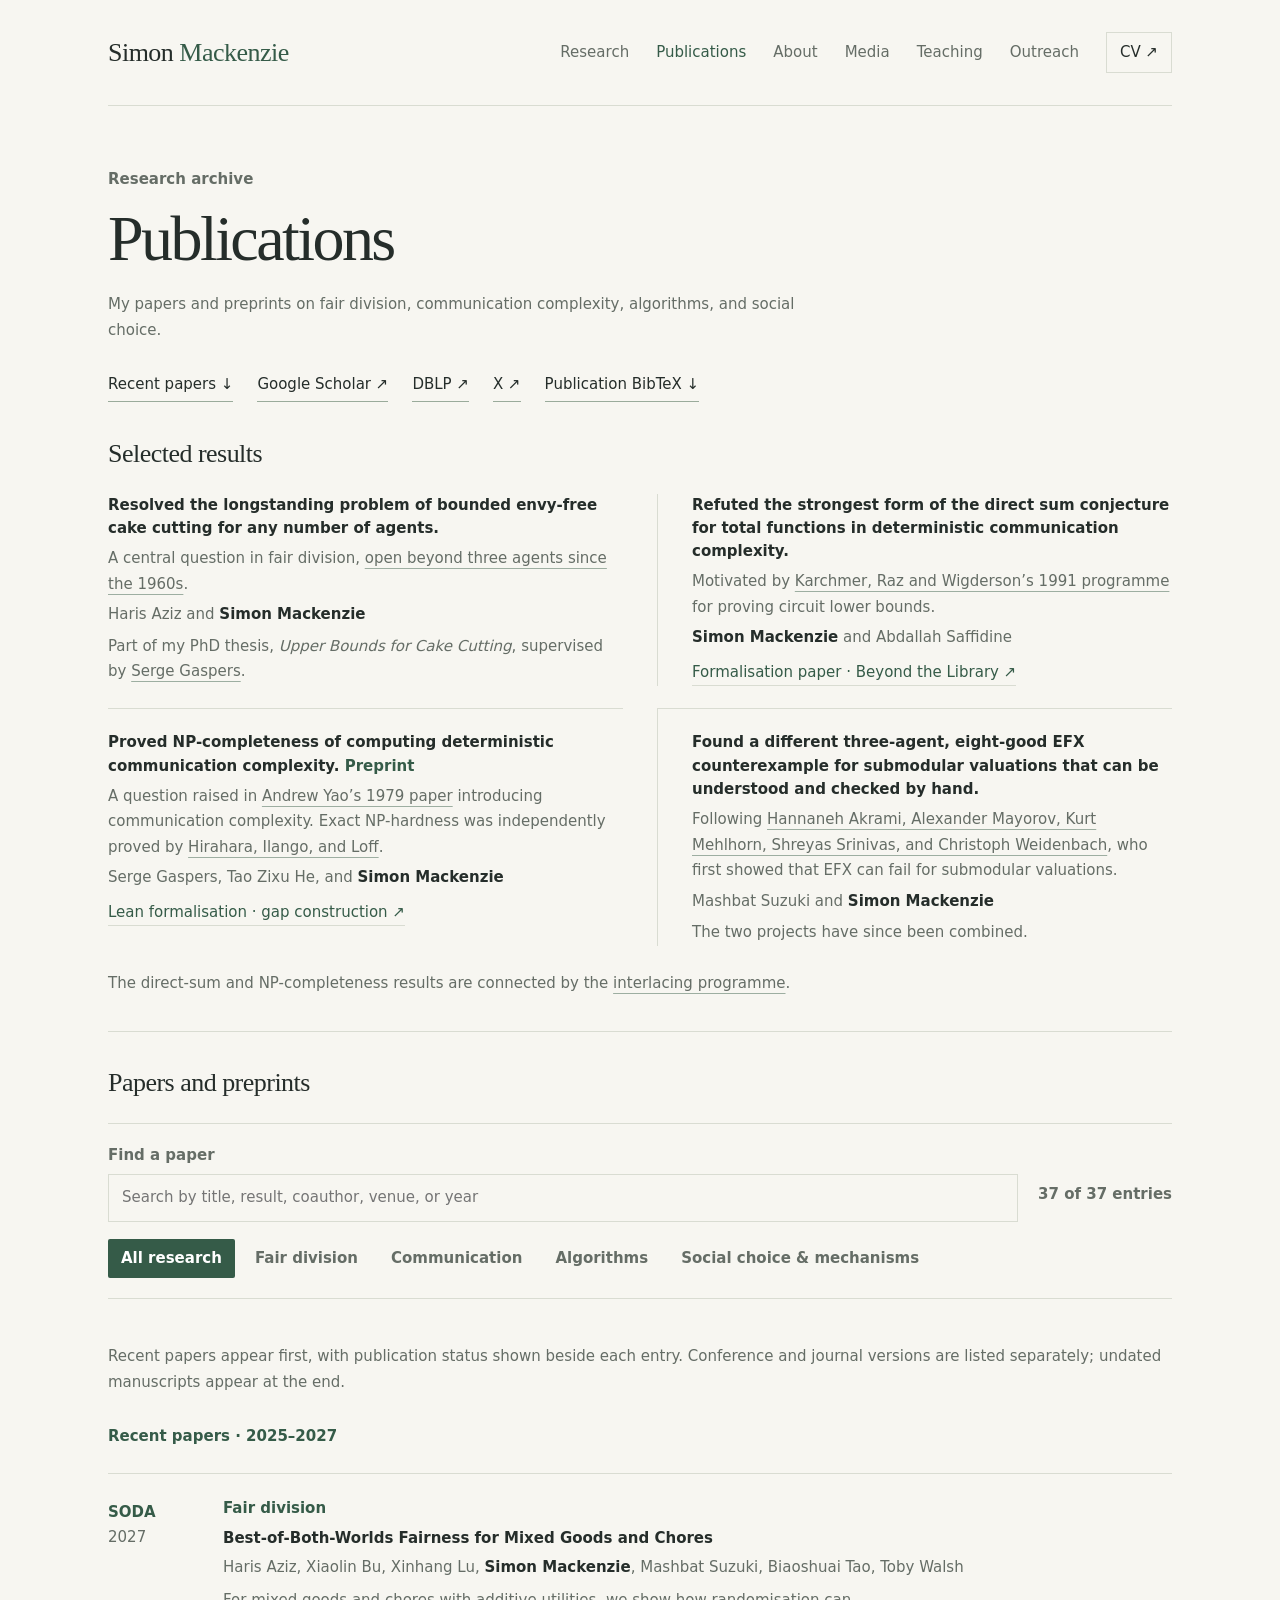
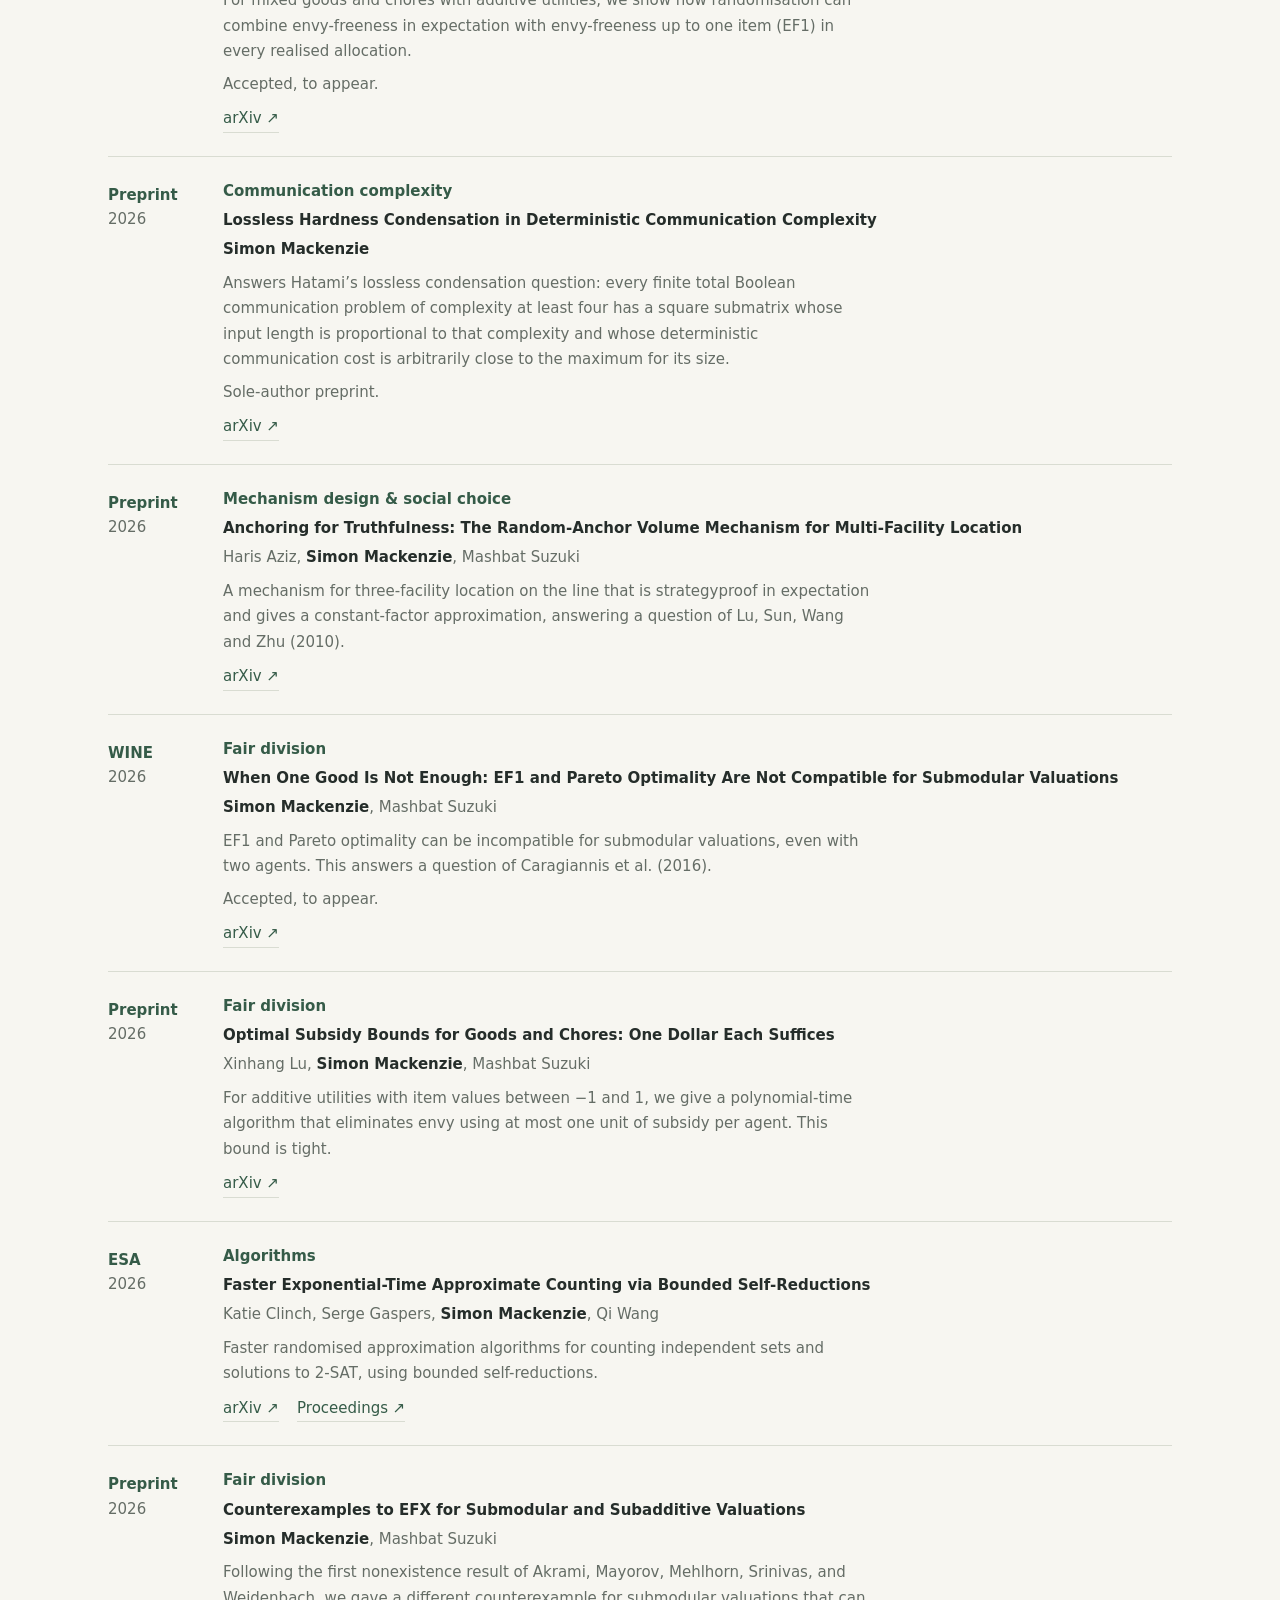
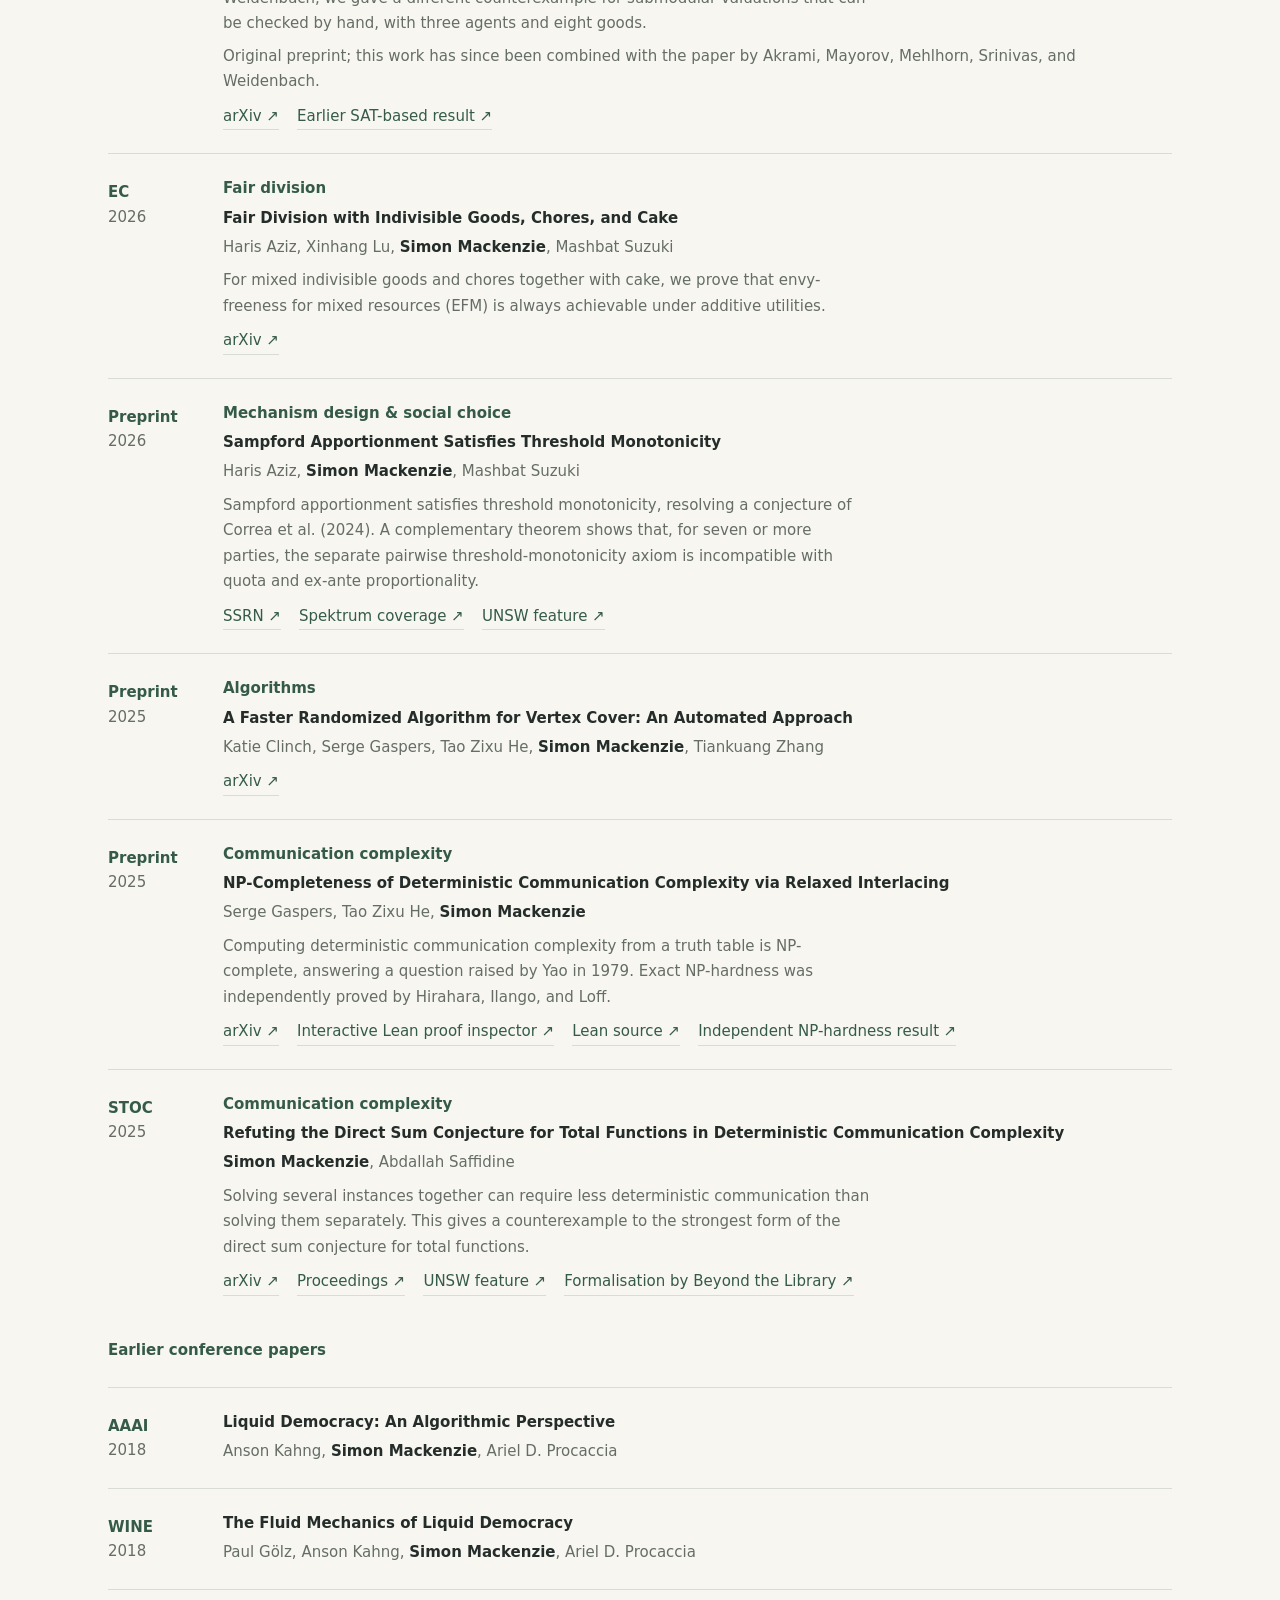
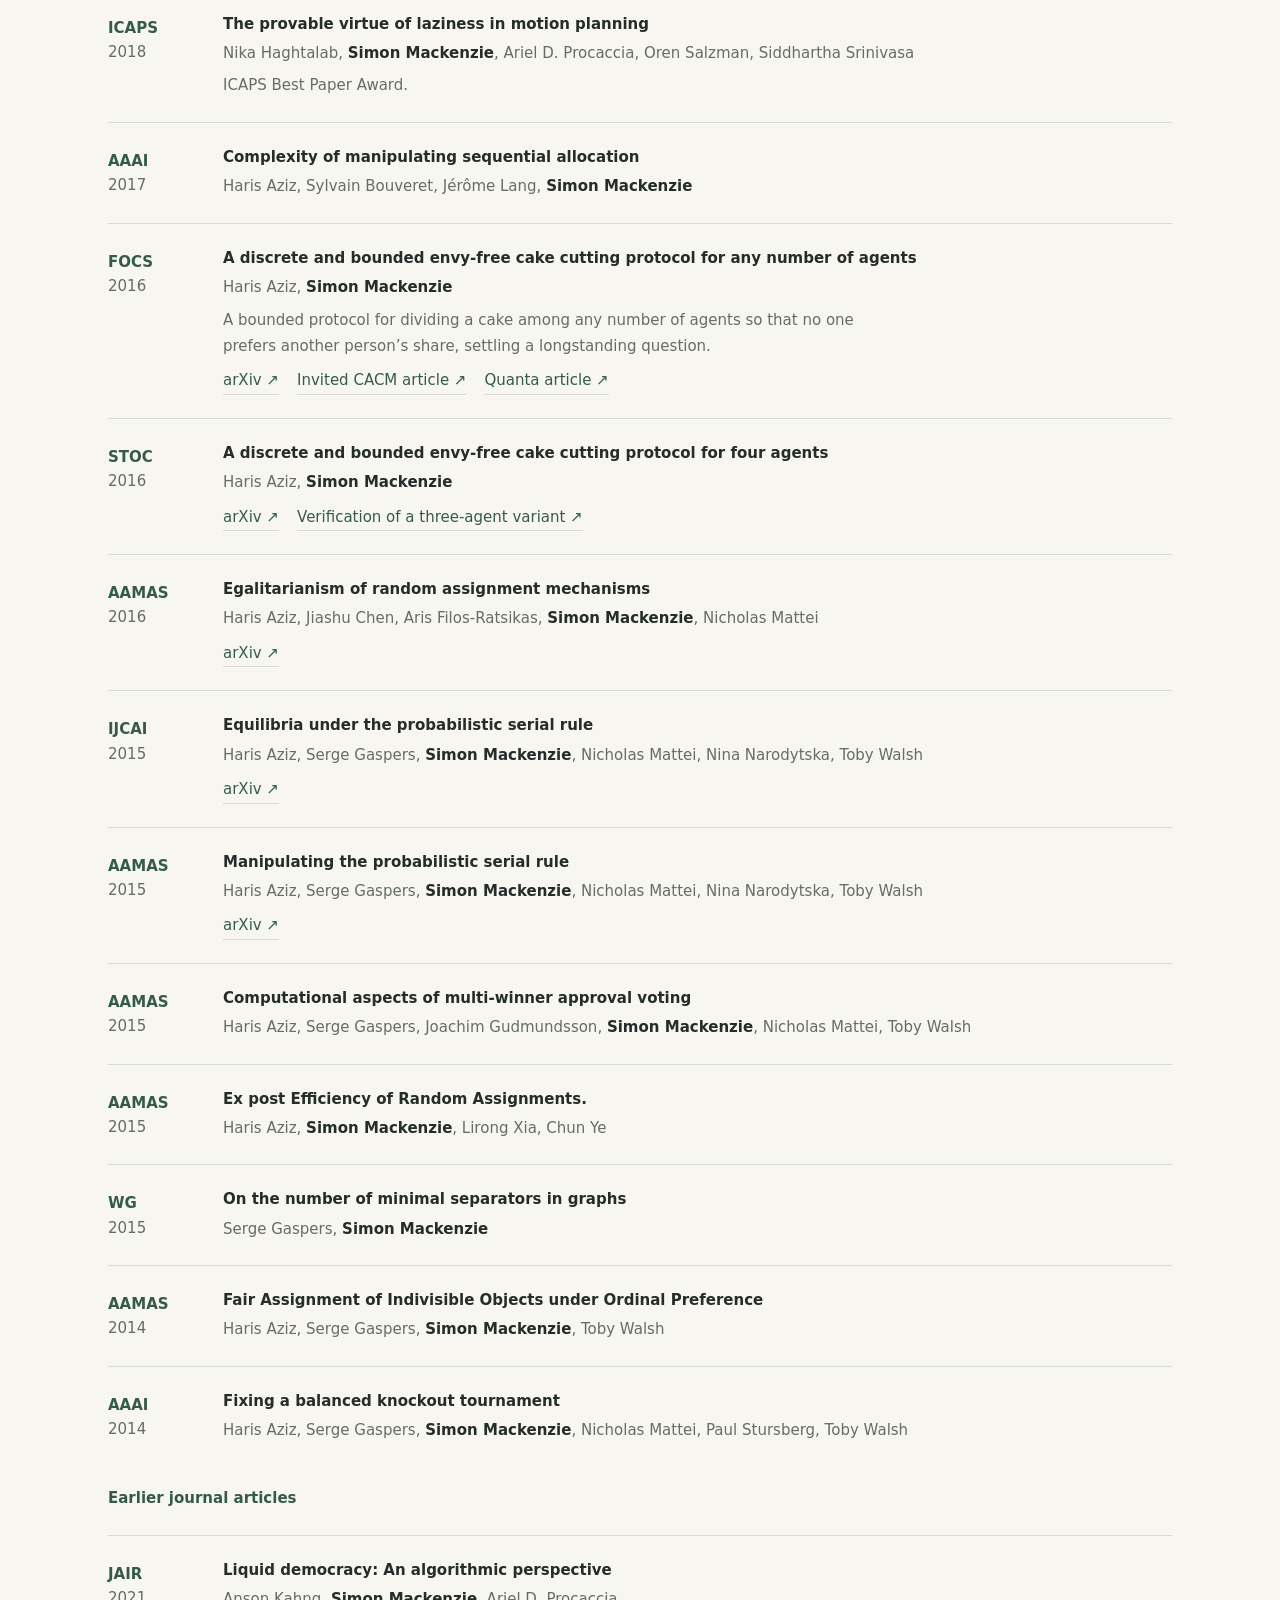
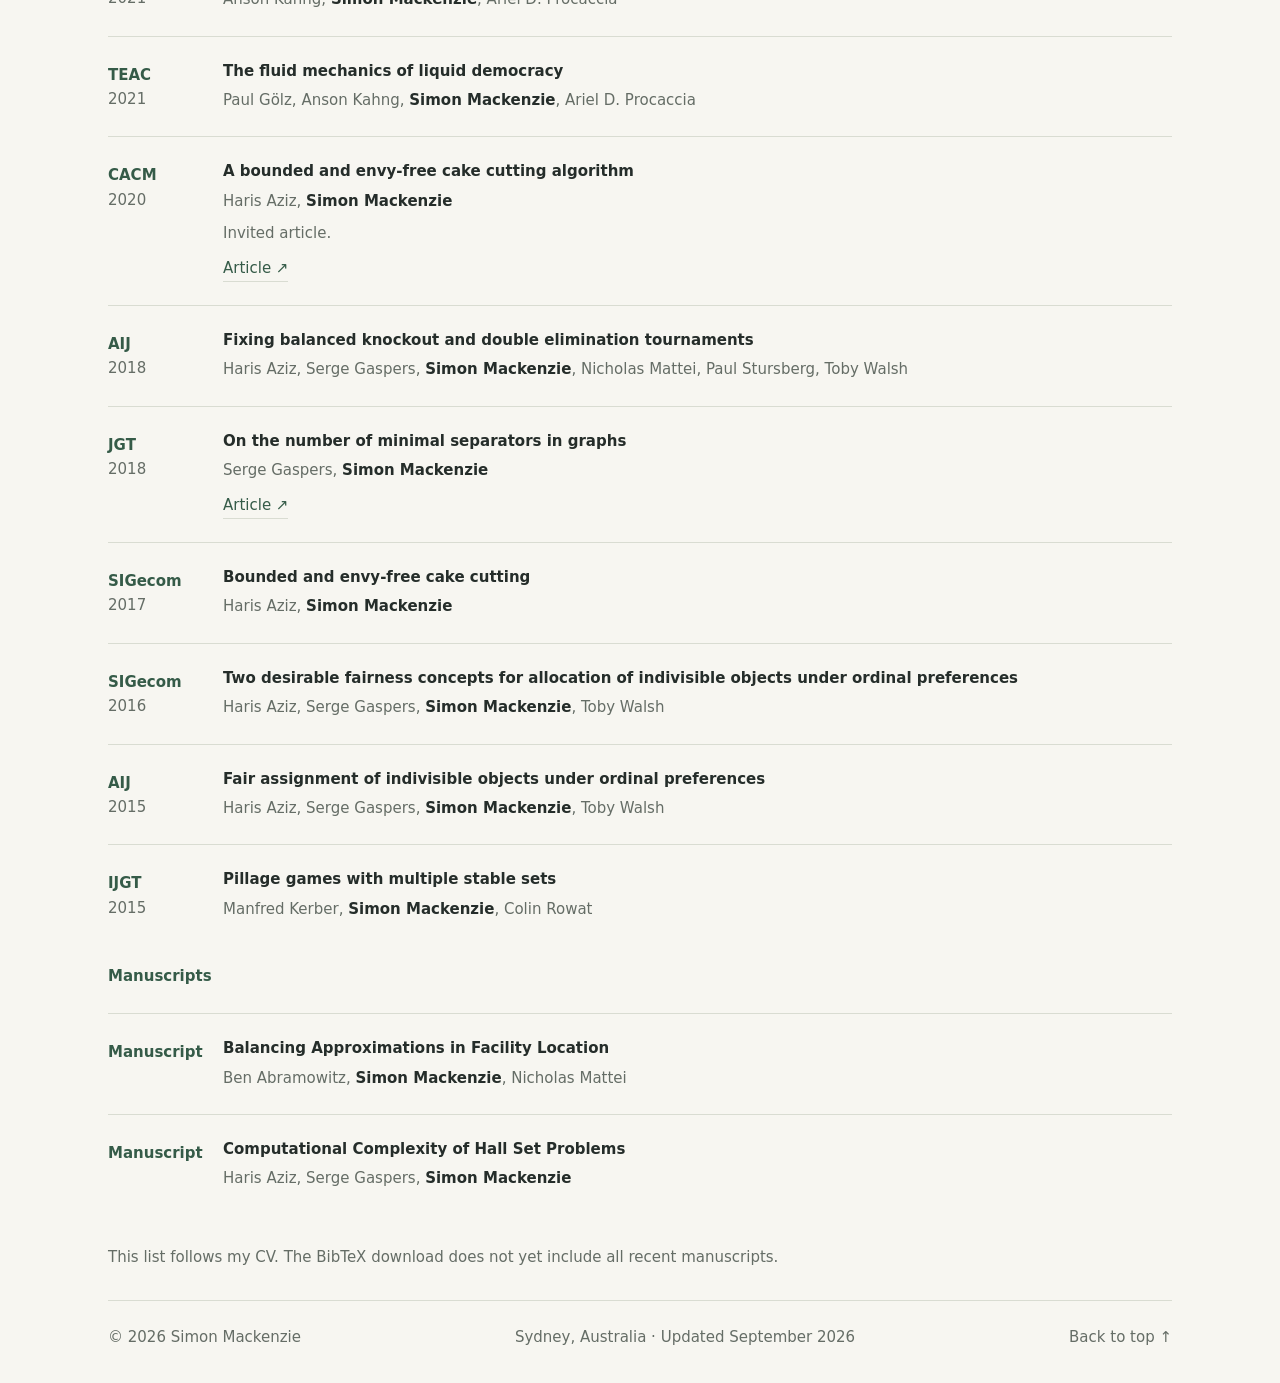
<file: publications.html>
<!doctype html><html lang="en" id="top"><head><meta charset="utf-8"><meta name="viewport" content="width=device-width, initial-scale=1"><title>Publications — Simon Mackenzie</title><meta name="description" content="Simon Mackenzie’s research on bounded envy-free cake cutting, the direct-sum conjecture, and NP-completeness of computing communication complexity (preprint), with recent work in algorithms and fair division."><link rel="stylesheet" href="./styles.css?v=20260901c"><meta name="robots" content="all,max-image-preview:large,max-snippet:-1,max-video-preview:-1"><meta property="og:type" content="website"><meta property="og:title" content="Publications — Simon Mackenzie"><meta property="og:description" content="Simon Mackenzie’s research on bounded envy-free cake cutting, the direct-sum conjecture, and NP-completeness of computing communication complexity (preprint), with recent work in algorithms and fair division."><meta name="twitter:title" content="Publications — Simon Mackenzie"><meta name="twitter:description" content="Simon Mackenzie’s research on bounded envy-free cake cutting, the direct-sum conjecture, and NP-completeness of computing communication complexity (preprint), with recent work in algorithms and fair division."><meta name="twitter:card" content="summary_large_image"><meta property="og:image" content="https://simonwmackenzie.github.io/og.png"><meta property="og:image:alt" content="Simon Mackenzie — Algorithms, Fair division, Communication complexity"><meta name="twitter:image" content="https://simonwmackenzie.github.io/og.png"><link rel="canonical" href="https://simonwmackenzie.github.io/publications.html"><meta property="og:url" content="https://simonwmackenzie.github.io/publications.html"><link rel="icon" href="./favicon.svg" type="image/svg+xml"><link rel="apple-touch-icon" href="./apple-touch-icon.png"><meta name="theme-color" content="#f7f6f1"><script src="./archive.js" defer></script></head><body><a class="skip" href="#main">Skip to content</a><div class="container"><header class="masthead"><a class="wordmark" href="./index.html">Simon <span class="initial">Mackenzie</span></a><nav class="navigation" aria-label="Main navigation"><a href="./index.html#research">Research</a><a href="./publications.html" aria-current="page">Publications</a><a href="./index.html#about">About</a><a href="./index.html#media">Media</a><a href="./index.html#teaching">Teaching</a><a href="./index.html#outreach">Outreach</a><a class="cv-link" href="./assets/SimonMackenzieCV.pdf">CV <span aria-hidden="true">↗</span></a></nav></header><main id="main"><div class="archive-intro"><p class="eyebrow">Research archive</p><h1>Publications</h1><p>My papers and preprints on fair division, communication complexity, algorithms, and social choice.</p><div class="text-links"><a href="#recent-papers">Recent papers ↓</a><a href="https://scholar.google.com/citations?user=cBUn3E8AAAAJ">Google Scholar <span aria-hidden="true">↗</span></a><a href="https://dblp.org/pid/139/0823.html">DBLP <span aria-hidden="true">↗</span></a><a href="https://x.com/SimonWMackenzie">X <span aria-hidden="true">↗</span></a><a href="./assets/references.bib" download>Publication BibTeX ↓</a></div></div><section class="archive-highlights" aria-labelledby="highlights-heading"><h2 id="highlights-heading">Selected results</h2><ul class="result-summary" aria-label="Selected research results"><li><a class="result-statement" href="https://arxiv.org/abs/1604.03655">Resolved the longstanding problem of bounded envy-free cake cutting for any number of agents.</a><span class="result-context">A central question in fair division, <a href="https://arxiv.org/abs/1508.05143">open beyond three agents since the 1960s</a>.</span><span class="result-authors">Haris Aziz and <strong>Simon Mackenzie</strong></span><span class="result-context thesis-connection">Part of my PhD thesis, <em>Upper Bounds for Cake Cutting</em>, supervised by <a href="https://serggasp.github.io/">Serge Gaspers</a>.</span></li><li><a class="result-statement" href="https://arxiv.org/abs/2411.19003">Refuted the strongest form of the direct sum conjecture for total functions in deterministic communication complexity.</a><span class="result-context">Motivated by <a href="https://www.math.ias.edu/~avi/PUBLICATIONS/KarchmerRaWi1995.pdf">Karchmer, Raz and Wigderson’s 1991 programme</a> for proving circuit lower bounds.</span><span class="result-authors"><strong>Simon Mackenzie</strong> and Abdallah Saffidine</span><div class="paper-links result-formalisation"><a href="https://arxiv.org/abs/2606.31134">Formalisation paper · Beyond the Library <span aria-hidden="true">↗</span></a></div></li><li><a class="result-statement" href="https://arxiv.org/abs/2508.05597">Proved NP-completeness of computing deterministic communication complexity. <span class="result-status">Preprint</span></a><span class="result-context">A question raised in <a href="https://doi.org/10.1145/800135.804414">Andrew Yao’s 1979 paper</a> introducing communication complexity. Exact NP-hardness was independently proved by <a href="https://arxiv.org/abs/2507.10426">Hirahara, Ilango, and Loff</a>.</span><span class="result-authors">Serge Gaspers, Tao Zixu He, and <strong>Simon Mackenzie</strong></span><div class="paper-links result-formalisation"><a href="https://simonwmackenzie.github.io/npcc-lean/inspector/">Lean formalisation · gap construction <span aria-hidden="true">↗</span></a></div></li><li><a class="result-statement" href="https://arxiv.org/abs/2605.06451">Found a different three-agent, eight-good EFX counterexample for submodular valuations that can be understood and checked by hand.</a><span class="result-context">Following <a href="https://arxiv.org/abs/2604.18216">Hannaneh Akrami, Alexander Mayorov, Kurt Mehlhorn, Shreyas Srinivas, and Christoph Weidenbach</a>, who first showed that EFX can fail for submodular valuations.</span><span class="result-authors">Mashbat Suzuki and <strong>Simon Mackenzie</strong></span><span class="result-context">The two projects have since been combined.</span></li></ul><p class="programme-connection">The direct-sum and NP-completeness results are connected by the <a href="./index.html#interlacing">interlacing programme</a>.</p></section><section class="archive-bibliography" aria-labelledby="bibliography-heading"><h2 id="bibliography-heading">Papers and preprints</h2><div class="archive-controls"><div class="search-line"><div class="search-wrap"><label for="paper-search">Find a paper</label><input type="search" id="paper-search" placeholder="Search by title, result, coauthor, venue, or year" autocomplete="off"></div><p id="paper-count" class="count-label" aria-live="polite" aria-atomic="true">37 entries</p></div><div class="filters" role="group" aria-label="Filter by research area"><button type="button" class="filter" data-filter="all" aria-pressed="true">All research</button><button type="button" class="filter" data-filter="fair-division" aria-pressed="false">Fair division</button><button type="button" class="filter" data-filter="communication" aria-pressed="false">Communication</button><button type="button" class="filter" data-filter="algorithms" aria-pressed="false">Algorithms</button><button type="button" class="filter" data-filter="social-choice" aria-pressed="false">Social choice &amp; mechanisms</button></div></div><noscript><p class="archive-footer">All papers are listed below. Turn on JavaScript to use search and filters.</p></noscript><p class="archive-footer">Recent papers appear first, with publication status shown beside each entry. Conference and journal versions are listed separately; undated manuscripts appear at the end.</p><div id="no-results" class="empty-state" hidden>No papers match this search.<button type="button" id="clear-filters">Clear search and filters</button></div><section class="archive-group recent-papers" id="recent-papers" data-group="recent" aria-labelledby="recent-heading"><h2 id="recent-heading">Recent papers <span>· 2025–2027</span></h2><ol class="papers"><li class="paper" data-paper="aziz2026best" data-topic="fair-division" data-search="Best-of-Both-Worlds Fairness for Mixed Goods and Chores Haris Aziz Xiaolin Bu Xinhang Lu Simon Mackenzie Mashbat Suzuki Biaoshuai Tao Toby Walsh 2027 SODA conference Accepted, to appear. For mixed goods and chores with additive utilities, we show how randomisation can combine envy-freeness in expectation with envy-freeness up to one item (EF1) in every realised allocation."><div class="paper-meta"><strong>SODA</strong>2027</div><div><p class="paper-area">Fair division</p><h3><a href="https://arxiv.org/abs/2607.10232">Best-of-Both-Worlds Fairness for Mixed Goods and Chores</a></h3><p class="authors">Haris Aziz, Xiaolin Bu, Xinhang Lu, <strong>Simon Mackenzie</strong>, Mashbat Suzuki, Biaoshuai Tao, Toby Walsh</p><p class="paper-description">For mixed goods and chores with additive utilities, we show how randomisation can combine envy-freeness in expectation with envy-freeness up to one item (EF1) in every realised allocation.</p><p class="paper-note">Accepted, to appear.</p><div class="paper-links"><a href="https://arxiv.org/abs/2607.10232">arXiv <span aria-hidden="true">↗</span></a></div></div></li><li class="paper" data-paper="mackenzie2026condensation" data-topic="communication" data-search="Lossless Hardness Condensation in Deterministic Communication Complexity Simon Mackenzie 2026 Preprint preprint Sole-author preprint. Answers Hatami’s lossless condensation question: every finite total Boolean communication problem of complexity at least four has a square submatrix whose input length is proportional to that complexity and whose deterministic communication cost is arbitrarily close to the maximum for its size."><div class="paper-meta"><strong>Preprint</strong>2026</div><div><p class="paper-area">Communication complexity</p><h3><a href="https://arxiv.org/abs/2609.28691">Lossless Hardness Condensation in Deterministic Communication Complexity</a></h3><p class="authors"><strong>Simon Mackenzie</strong></p><p class="paper-description">Answers Hatami’s lossless condensation question: every finite total Boolean communication problem of complexity at least four has a square submatrix whose input length is proportional to that complexity and whose deterministic communication cost is arbitrarily close to the maximum for its size.</p><p class="paper-note">Sole-author preprint.</p><div class="paper-links"><a href="https://arxiv.org/abs/2609.28691">arXiv <span aria-hidden="true">↗</span></a></div></div></li><li class="paper" data-paper="aziz2026anchor" data-topic="social-choice" data-search="Anchoring for Truthfulness: The Random-Anchor Volume Mechanism for Multi-Facility Location Haris Aziz Simon Mackenzie Mashbat Suzuki 2026 Preprint preprint  A mechanism for three-facility location on the line that is strategyproof in expectation and gives a constant-factor approximation, answering a question of Lu, Sun, Wang and Zhu (2010)."><div class="paper-meta"><strong>Preprint</strong>2026</div><div><p class="paper-area">Mechanism design &amp; social choice</p><h3><a href="https://arxiv.org/abs/2608.16550">Anchoring for Truthfulness: The Random-Anchor Volume Mechanism for Multi-Facility Location</a></h3><p class="authors">Haris Aziz, <strong>Simon Mackenzie</strong>, Mashbat Suzuki</p><p class="paper-description">A mechanism for three-facility location on the line that is strategyproof in expectation and gives a constant-factor approximation, answering a question of Lu, Sun, Wang and Zhu (2010).</p><div class="paper-links"><a href="https://arxiv.org/abs/2608.16550">arXiv <span aria-hidden="true">↗</span></a></div></div></li><li class="paper" data-paper="mackenzie2026ef1" data-topic="fair-division" data-search="When One Good Is Not Enough: EF1 and Pareto Optimality Are Not Compatible for Submodular Valuations Simon Mackenzie Mashbat Suzuki 2026 WINE conference Accepted, to appear. EF1 and Pareto optimality can be incompatible for submodular valuations, even with two agents. This answers a question of Caragiannis et al. (2016)."><div class="paper-meta"><strong>WINE</strong>2026</div><div><p class="paper-area">Fair division</p><h3><a href="https://arxiv.org/abs/2607.17811">When One Good Is Not Enough: EF1 and Pareto Optimality Are Not Compatible for Submodular Valuations</a></h3><p class="authors"><strong>Simon Mackenzie</strong>, Mashbat Suzuki</p><p class="paper-description">EF1 and Pareto optimality can be incompatible for submodular valuations, even with two agents. This answers a question of Caragiannis et al. (2016).</p><p class="paper-note">Accepted, to appear.</p><div class="paper-links"><a href="https://arxiv.org/abs/2607.17811">arXiv <span aria-hidden="true">↗</span></a></div></div></li><li class="paper" data-paper="lu2026subsidy" data-topic="fair-division" data-search="Optimal Subsidy Bounds for Goods and Chores: One Dollar Each Suffices Xinhang Lu Simon Mackenzie Mashbat Suzuki 2026 Preprint preprint  For additive utilities with item values between −1 and 1, we give a polynomial-time algorithm that eliminates envy using at most one unit of subsidy per agent. This bound is tight."><div class="paper-meta"><strong>Preprint</strong>2026</div><div><p class="paper-area">Fair division</p><h3><a href="https://arxiv.org/abs/2607.10089">Optimal Subsidy Bounds for Goods and Chores: One Dollar Each Suffices</a></h3><p class="authors">Xinhang Lu, <strong>Simon Mackenzie</strong>, Mashbat Suzuki</p><p class="paper-description">For additive utilities with item values between −1 and 1, we give a polynomial-time algorithm that eliminates envy using at most one unit of subsidy per agent. This bound is tight.</p><div class="paper-links"><a href="https://arxiv.org/abs/2607.10089">arXiv <span aria-hidden="true">↗</span></a></div></div></li><li class="paper" data-paper="clinch2026counting" data-topic="algorithms" data-search="Faster Exponential-Time Approximate Counting via Bounded Self-Reductions Katie Clinch Serge Gaspers Simon Mackenzie Qi Wang 2026 ESA conference  Faster randomised approximation algorithms for counting independent sets and solutions to 2-SAT, using bounded self-reductions."><div class="paper-meta"><strong>ESA</strong>2026</div><div><p class="paper-area">Algorithms</p><h3><a href="https://arxiv.org/abs/2607.06393">Faster Exponential-Time Approximate Counting via Bounded Self-Reductions</a></h3><p class="authors">Katie Clinch, Serge Gaspers, <strong>Simon Mackenzie</strong>, Qi Wang</p><p class="paper-description">Faster randomised approximation algorithms for counting independent sets and solutions to 2-SAT, using bounded self-reductions.</p><div class="paper-links"><a href="https://arxiv.org/abs/2607.06393">arXiv <span aria-hidden="true">↗</span></a><a href="https://doi.org/10.4230/LIPIcs.ESA.2026.104">Proceedings <span aria-hidden="true">↗</span></a></div></div></li><li class="paper" data-paper="mackenzie2026efx" data-topic="fair-division" data-search="Counterexamples to EFX for Submodular and Subadditive Valuations Simon Mackenzie Mashbat Suzuki 2026 Preprint preprint Original preprint; this work has since been combined with the paper by Akrami, Mayorov, Mehlhorn, Srinivas, and Weidenbach. Following the first nonexistence result of Akrami, Mayorov, Mehlhorn, Srinivas, and Weidenbach, we gave a different counterexample for submodular valuations that can be checked by hand, with three agents and eight goods."><div class="paper-meta"><strong>Preprint</strong>2026</div><div><p class="paper-area">Fair division</p><h3><a href="https://arxiv.org/abs/2605.06451">Counterexamples to EFX for Submodular and Subadditive Valuations</a></h3><p class="authors"><strong>Simon Mackenzie</strong>, Mashbat Suzuki</p><p class="paper-description">Following the first nonexistence result of Akrami, Mayorov, Mehlhorn, Srinivas, and Weidenbach, we gave a different counterexample for submodular valuations that can be checked by hand, with three agents and eight goods.</p><p class="paper-note">Original preprint; this work has since been combined with the paper by Akrami, Mayorov, Mehlhorn, Srinivas, and Weidenbach.</p><div class="paper-links"><a href="https://arxiv.org/abs/2605.06451">arXiv <span aria-hidden="true">↗</span></a><a href="https://arxiv.org/abs/2604.18216">Earlier SAT-based result <span aria-hidden="true">↗</span></a></div></div></li><li class="paper" data-paper="aziz2026fairdivision" data-topic="fair-division" data-search="Fair Division with Indivisible Goods, Chores, and Cake Haris Aziz Xinhang Lu Simon Mackenzie Mashbat Suzuki 2026 EC conference  For mixed indivisible goods and chores together with cake, we prove that envy-freeness for mixed resources (EFM) is always achievable under additive utilities."><div class="paper-meta"><strong>EC</strong>2026</div><div><p class="paper-area">Fair division</p><h3><a href="https://arxiv.org/abs/2511.04891">Fair Division with Indivisible Goods, Chores, and Cake</a></h3><p class="authors">Haris Aziz, Xinhang Lu, <strong>Simon Mackenzie</strong>, Mashbat Suzuki</p><p class="paper-description">For mixed indivisible goods and chores together with cake, we prove that envy-freeness for mixed resources (EFM) is always achievable under additive utilities.</p><div class="paper-links"><a href="https://arxiv.org/abs/2511.04891">arXiv <span aria-hidden="true">↗</span></a></div></div></li><li class="paper" data-paper="aziz2026sampford" data-topic="social-choice" data-search="Sampford Apportionment Satisfies Threshold Monotonicity Haris Aziz Simon Mackenzie Mashbat Suzuki 2026 Preprint preprint  Sampford apportionment satisfies threshold monotonicity, resolving a conjecture of Correa et al. (2024). A complementary theorem shows that, for seven or more parties, the separate pairwise threshold-monotonicity axiom is incompatible with quota and ex-ante proportionality."><div class="paper-meta"><strong>Preprint</strong>2026</div><div><p class="paper-area">Mechanism design &amp; social choice</p><h3><a href="https://papers.ssrn.com/sol3/papers.cfm?abstract_id=7346803">Sampford Apportionment Satisfies Threshold Monotonicity</a></h3><p class="authors">Haris Aziz, <strong>Simon Mackenzie</strong>, Mashbat Suzuki</p><p class="paper-description">Sampford apportionment satisfies threshold monotonicity, resolving a conjecture of Correa et al. (2024). A complementary theorem shows that, for seven or more parties, the separate pairwise threshold-monotonicity axiom is incompatible with quota and ex-ante proportionality.</p><div class="paper-links"><a href="https://papers.ssrn.com/sol3/papers.cfm?abstract_id=7346803">SSRN <span aria-hidden="true">↗</span></a><a href="https://www.spektrum.de/kolumne/paradoxa-in-wahlen-weniger-sitze-trotz-mehr-stimmen/2345764">Spektrum coverage <span aria-hidden="true">↗</span></a><a href="https://www.unsw.edu.au/news/2026/09/When-one-seat-can-decide-governs-how-make-maths-fair">UNSW feature <span aria-hidden="true">↗</span></a></div></div></li><li class="paper" data-paper="clinch2025vertexcover" data-topic="algorithms" data-search="A Faster Randomized Algorithm for Vertex Cover: An Automated Approach Katie Clinch Serge Gaspers Tao Zixu He Simon Mackenzie Tiankuang Zhang 2025 Preprint preprint  "><div class="paper-meta"><strong>Preprint</strong>2025</div><div><p class="paper-area">Algorithms</p><h3><a href="https://arxiv.org/abs/2510.09027">A Faster Randomized Algorithm for Vertex Cover: An Automated Approach</a></h3><p class="authors">Katie Clinch, Serge Gaspers, Tao Zixu He, <strong>Simon Mackenzie</strong>, Tiankuang Zhang</p><div class="paper-links"><a href="https://arxiv.org/abs/2510.09027">arXiv <span aria-hidden="true">↗</span></a></div></div></li><li class="paper" data-paper="gaspers2025interlacing" data-topic="communication" data-search="NP-Completeness of Deterministic Communication Complexity via Relaxed Interlacing Serge Gaspers Tao Zixu He Simon Mackenzie 2025 Preprint preprint  Computing deterministic communication complexity from a truth table is NP-complete, answering a question raised by Yao in 1979. Exact NP-hardness was independently proved by Hirahara, Ilango, and Loff."><div class="paper-meta"><strong>Preprint</strong>2025</div><div><p class="paper-area">Communication complexity</p><h3><a href="https://arxiv.org/abs/2508.05597">NP-Completeness of Deterministic Communication Complexity via Relaxed Interlacing</a></h3><p class="authors">Serge Gaspers, Tao Zixu He, <strong>Simon Mackenzie</strong></p><p class="paper-description">Computing deterministic communication complexity from a truth table is NP-complete, answering a question raised by Yao in 1979. Exact NP-hardness was independently proved by Hirahara, Ilango, and Loff.</p><div class="paper-links"><a href="https://arxiv.org/abs/2508.05597">arXiv <span aria-hidden="true">↗</span></a><a href="https://simonwmackenzie.github.io/npcc-lean/inspector/">Interactive Lean proof inspector <span aria-hidden="true">↗</span></a><a href="https://github.com/simonwmackenzie/npcc-lean">Lean source <span aria-hidden="true">↗</span></a><a href="https://arxiv.org/abs/2507.10426">Independent NP-hardness result <span aria-hidden="true">↗</span></a></div></div></li><li class="paper" data-paper="mackenzie2025refuting" data-topic="communication" data-search="Refuting the Direct Sum Conjecture for Total Functions in Deterministic Communication Complexity Simon Mackenzie Abdallah Saffidine 2025 STOC conference  Solving several instances together can require less deterministic communication than solving them separately. This gives a counterexample to the strongest form of the direct sum conjecture for total functions."><div class="paper-meta"><strong>STOC</strong>2025</div><div><p class="paper-area">Communication complexity</p><h3><a href="https://arxiv.org/abs/2411.19003">Refuting the Direct Sum Conjecture for Total Functions in Deterministic Communication Complexity</a></h3><p class="authors"><strong>Simon Mackenzie</strong>, Abdallah Saffidine</p><p class="paper-description">Solving several instances together can require less deterministic communication than solving them separately. This gives a counterexample to the strongest form of the direct sum conjecture for total functions.</p><div class="paper-links"><a href="https://arxiv.org/abs/2411.19003">arXiv <span aria-hidden="true">↗</span></a><a href="https://dl.acm.org/doi/10.1145/3717823.3718148">Proceedings <span aria-hidden="true">↗</span></a><a href="https://www.unsw.edu.au/news/2025/03/communication-complexity--why-a-new-mathematical-formula-could-h">UNSW feature <span aria-hidden="true">↗</span></a><a href="https://beyondthelibrary.github.io/formal_arxiv/p/Refuting/">Formalisation by Beyond the Library <span aria-hidden="true">↗</span></a></div></div></li></ol></section><section class="archive-group" data-group="conference" aria-labelledby="conference-heading"><h2 id="conference-heading">Earlier conference papers</h2><ol class="papers"><li class="paper" data-paper="kahng2021liquidconf" data-topic="social-choice" data-search="Liquid Democracy: An Algorithmic Perspective Anson Kahng Simon Mackenzie Ariel D. Procaccia 2018 AAAI conference  "><div class="paper-meta"><strong>AAAI</strong>2018</div><div><h3>Liquid Democracy: An Algorithmic Perspective</h3><p class="authors">Anson Kahng, <strong>Simon Mackenzie</strong>, Ariel D. Procaccia</p></div></li><li class="paper" data-paper="goelz2018fluid" data-topic="social-choice" data-search="The Fluid Mechanics of Liquid Democracy Paul Gölz Anson Kahng Simon Mackenzie Ariel D. Procaccia 2018 WINE conference  "><div class="paper-meta"><strong>WINE</strong>2018</div><div><h3>The Fluid Mechanics of Liquid Democracy</h3><p class="authors">Paul Gölz, Anson Kahng, <strong>Simon Mackenzie</strong>, Ariel D. Procaccia</p></div></li><li class="paper" data-paper="haghtalab2018provable" data-topic="algorithms" data-search="The provable virtue of laziness in motion planning Nika Haghtalab Simon Mackenzie Ariel D. Procaccia Oren Salzman Siddhartha Srinivasa 2018 ICAPS conference ICAPS Best Paper Award. "><div class="paper-meta"><strong>ICAPS</strong>2018</div><div><h3>The provable virtue of laziness in motion planning</h3><p class="authors">Nika Haghtalab, <strong>Simon Mackenzie</strong>, Ariel D. Procaccia, Oren Salzman, Siddhartha Srinivasa</p><p class="paper-note">ICAPS Best Paper Award.</p></div></li><li class="paper" data-paper="aziz2017complexity" data-topic="social-choice" data-search="Complexity of manipulating sequential allocation Haris Aziz Sylvain Bouveret Jérôme Lang Simon Mackenzie 2017 AAAI conference  "><div class="paper-meta"><strong>AAAI</strong>2017</div><div><h3>Complexity of manipulating sequential allocation</h3><p class="authors">Haris Aziz, Sylvain Bouveret, Jérôme Lang, <strong>Simon Mackenzie</strong></p></div></li><li class="paper" data-paper="aziz2016discrete" data-topic="fair-division" data-search="A discrete and bounded envy-free cake cutting protocol for any number of agents Haris Aziz Simon Mackenzie 2016 FOCS conference  A bounded protocol for dividing a cake among any number of agents so that no one prefers another person’s share, settling a longstanding question."><div class="paper-meta"><strong>FOCS</strong>2016</div><div><h3><a href="https://arxiv.org/abs/1604.03655">A discrete and bounded envy-free cake cutting protocol for any number of agents</a></h3><p class="authors">Haris Aziz, <strong>Simon Mackenzie</strong></p><p class="paper-description">A bounded protocol for dividing a cake among any number of agents so that no one prefers another person’s share, settling a longstanding question.</p><div class="paper-links"><a href="https://arxiv.org/abs/1604.03655">arXiv <span aria-hidden="true">↗</span></a><a href="https://dl.acm.org/doi/10.1145/3382129">Invited CACM article <span aria-hidden="true">↗</span></a><a href="https://www.quantamagazine.org/new-algorithm-solves-cake-cutting-problem-20161006/">Quanta article <span aria-hidden="true">↗</span></a></div></div></li><li class="paper" data-paper="aziz2016discretefour" data-topic="fair-division" data-search="A discrete and bounded envy-free cake cutting protocol for four agents Haris Aziz Simon Mackenzie 2016 STOC conference  "><div class="paper-meta"><strong>STOC</strong>2016</div><div><h3><a href="https://arxiv.org/abs/1508.05143">A discrete and bounded envy-free cake cutting protocol for four agents</a></h3><p class="authors">Haris Aziz, <strong>Simon Mackenzie</strong></p><div class="paper-links"><a href="https://arxiv.org/abs/1508.05143">arXiv <span aria-hidden="true">↗</span></a><a href="https://arxiv.org/abs/2405.14068">Verification of a three-agent variant <span aria-hidden="true">↗</span></a></div></div></li><li class="paper" data-paper="aziz2015egalitarianism" data-topic="social-choice" data-search="Egalitarianism of random assignment mechanisms Haris Aziz Jiashu Chen Aris Filos-Ratsikas Simon Mackenzie Nicholas Mattei 2016 AAMAS conference  "><div class="paper-meta"><strong>AAMAS</strong>2016</div><div><h3><a href="https://arxiv.org/abs/1507.06827">Egalitarianism of random assignment mechanisms</a></h3><p class="authors">Haris Aziz, Jiashu Chen, Aris Filos-Ratsikas, <strong>Simon Mackenzie</strong>, Nicholas Mattei</p><div class="paper-links"><a href="https://arxiv.org/abs/1507.06827">arXiv <span aria-hidden="true">↗</span></a></div></div></li><li class="paper" data-paper="aziz2015equilibria" data-topic="social-choice" data-search="Equilibria under the probabilistic serial rule Haris Aziz Serge Gaspers Simon Mackenzie Nicholas Mattei Nina Narodytska Toby Walsh 2015 IJCAI conference  "><div class="paper-meta"><strong>IJCAI</strong>2015</div><div><h3><a href="https://arxiv.org/abs/1502.04888">Equilibria under the probabilistic serial rule</a></h3><p class="authors">Haris Aziz, Serge Gaspers, <strong>Simon Mackenzie</strong>, Nicholas Mattei, Nina Narodytska, Toby Walsh</p><div class="paper-links"><a href="https://arxiv.org/abs/1502.04888">arXiv <span aria-hidden="true">↗</span></a></div></div></li><li class="paper" data-paper="aziz2015manipulating" data-topic="social-choice" data-search="Manipulating the probabilistic serial rule Haris Aziz Serge Gaspers Simon Mackenzie Nicholas Mattei Nina Narodytska Toby Walsh 2015 AAMAS conference  "><div class="paper-meta"><strong>AAMAS</strong>2015</div><div><h3><a href="https://arxiv.org/abs/1501.06626">Manipulating the probabilistic serial rule</a></h3><p class="authors">Haris Aziz, Serge Gaspers, <strong>Simon Mackenzie</strong>, Nicholas Mattei, Nina Narodytska, Toby Walsh</p><div class="paper-links"><a href="https://arxiv.org/abs/1501.06626">arXiv <span aria-hidden="true">↗</span></a></div></div></li><li class="paper" data-paper="aziz2014computational" data-topic="social-choice" data-search="Computational aspects of multi-winner approval voting Haris Aziz Serge Gaspers Joachim Gudmundsson Simon Mackenzie Nicholas Mattei Toby Walsh 2015 AAMAS conference  "><div class="paper-meta"><strong>AAMAS</strong>2015</div><div><h3>Computational aspects of multi-winner approval voting</h3><p class="authors">Haris Aziz, Serge Gaspers, Joachim Gudmundsson, <strong>Simon Mackenzie</strong>, Nicholas Mattei, Toby Walsh</p></div></li><li class="paper" data-paper="aziz2015ex" data-topic="social-choice" data-search="Ex post Efficiency of Random Assignments. Haris Aziz Simon Mackenzie Lirong Xia Chun Ye 2015 AAMAS conference  "><div class="paper-meta"><strong>AAMAS</strong>2015</div><div><h3>Ex post Efficiency of Random Assignments.</h3><p class="authors">Haris Aziz, <strong>Simon Mackenzie</strong>, Lirong Xia, Chun Ye</p></div></li><li class="paper" data-paper="gaspers2015number" data-topic="algorithms" data-search="On the number of minimal separators in graphs Serge Gaspers Simon Mackenzie 2015 WG conference  "><div class="paper-meta"><strong>WG</strong>2015</div><div><h3>On the number of minimal separators in graphs</h3><p class="authors">Serge Gaspers, <strong>Simon Mackenzie</strong></p></div></li><li class="paper" data-paper="haris2014fair" data-topic="fair-division" data-search="Fair Assignment of Indivisible Objects under Ordinal Preference Haris Aziz Serge Gaspers Simon Mackenzie Toby Walsh 2014 AAMAS conference  "><div class="paper-meta"><strong>AAMAS</strong>2014</div><div><h3>Fair Assignment of Indivisible Objects under Ordinal Preference</h3><p class="authors">Haris Aziz, Serge Gaspers, <strong>Simon Mackenzie</strong>, Toby Walsh</p></div></li><li class="paper" data-paper="aziz2014fixing" data-topic="social-choice" data-search="Fixing a balanced knockout tournament Haris Aziz Serge Gaspers Simon Mackenzie Nicholas Mattei Paul Stursberg Toby Walsh 2014 AAAI conference  "><div class="paper-meta"><strong>AAAI</strong>2014</div><div><h3>Fixing a balanced knockout tournament</h3><p class="authors">Haris Aziz, Serge Gaspers, <strong>Simon Mackenzie</strong>, Nicholas Mattei, Paul Stursberg, Toby Walsh</p></div></li></ol></section><section class="archive-group" data-group="journal" aria-labelledby="journal-heading"><h2 id="journal-heading">Earlier journal articles</h2><ol class="papers"><li class="paper" data-paper="kahng2021liquid" data-topic="social-choice" data-search="Liquid democracy: An algorithmic perspective Anson Kahng Simon Mackenzie Ariel D. Procaccia 2021 JAIR journal  "><div class="paper-meta"><strong>JAIR</strong>2021</div><div><h3>Liquid democracy: An algorithmic perspective</h3><p class="authors">Anson Kahng, <strong>Simon Mackenzie</strong>, Ariel D. Procaccia</p></div></li><li class="paper" data-paper="golz2021fluid" data-topic="social-choice" data-search="The fluid mechanics of liquid democracy Paul Gölz Anson Kahng Simon Mackenzie Ariel D. Procaccia 2021 TEAC journal  "><div class="paper-meta"><strong>TEAC</strong>2021</div><div><h3>The fluid mechanics of liquid democracy</h3><p class="authors">Paul Gölz, Anson Kahng, <strong>Simon Mackenzie</strong>, Ariel D. Procaccia</p></div></li><li class="paper" data-paper="aziz2020bounded" data-topic="fair-division" data-search="A bounded and envy-free cake cutting algorithm Haris Aziz Simon Mackenzie 2020 CACM journal Invited article. "><div class="paper-meta"><strong>CACM</strong>2020</div><div><h3><a href="https://dl.acm.org/doi/10.1145/3382129">A bounded and envy-free cake cutting algorithm</a></h3><p class="authors">Haris Aziz, <strong>Simon Mackenzie</strong></p><p class="paper-note">Invited article.</p><div class="paper-links"><a href="https://dl.acm.org/doi/10.1145/3382129">Article <span aria-hidden="true">↗</span></a></div></div></li><li class="paper" data-paper="aziz2018fixing" data-topic="social-choice" data-search="Fixing balanced knockout and double elimination tournaments Haris Aziz Serge Gaspers Simon Mackenzie Nicholas Mattei Paul Stursberg Toby Walsh 2018 AIJ journal  "><div class="paper-meta"><strong>AIJ</strong>2018</div><div><h3>Fixing balanced knockout and double elimination tournaments</h3><p class="authors">Haris Aziz, Serge Gaspers, <strong>Simon Mackenzie</strong>, Nicholas Mattei, Paul Stursberg, Toby Walsh</p></div></li><li class="paper" data-paper="https://doi.org/10.1002/jgt.22179" data-topic="algorithms" data-search="On the number of minimal separators in graphs Serge Gaspers Simon Mackenzie 2018 JGT journal  "><div class="paper-meta"><strong>JGT</strong>2018</div><div><h3><a href="https://doi.org/10.1002/jgt.22179">On the number of minimal separators in graphs</a></h3><p class="authors">Serge Gaspers, <strong>Simon Mackenzie</strong></p><div class="paper-links"><a href="https://doi.org/10.1002/jgt.22179">Article <span aria-hidden="true">↗</span></a></div></div></li><li class="paper" data-paper="aziz2017bounded" data-topic="fair-division" data-search="Bounded and envy-free cake cutting Haris Aziz Simon Mackenzie 2017 SIGecom journal  "><div class="paper-meta"><strong>SIGecom</strong>2017</div><div><h3>Bounded and envy-free cake cutting</h3><p class="authors">Haris Aziz, <strong>Simon Mackenzie</strong></p></div></li><li class="paper" data-paper="aziz2016two" data-topic="fair-division" data-search="Two desirable fairness concepts for allocation of indivisible objects under ordinal preferences Haris Aziz Serge Gaspers Simon Mackenzie Toby Walsh 2016 SIGecom journal  "><div class="paper-meta"><strong>SIGecom</strong>2016</div><div><h3>Two desirable fairness concepts for allocation of indivisible objects under ordinal preferences</h3><p class="authors">Haris Aziz, Serge Gaspers, <strong>Simon Mackenzie</strong>, Toby Walsh</p></div></li><li class="paper" data-paper="aziz2015fair" data-topic="fair-division" data-search="Fair assignment of indivisible objects under ordinal preferences Haris Aziz Serge Gaspers Simon Mackenzie Toby Walsh 2015 AIJ journal  "><div class="paper-meta"><strong>AIJ</strong>2015</div><div><h3>Fair assignment of indivisible objects under ordinal preferences</h3><p class="authors">Haris Aziz, Serge Gaspers, <strong>Simon Mackenzie</strong>, Toby Walsh</p></div></li><li class="paper" data-paper="mackenzie2015pillage" data-topic="social-choice" data-search="Pillage games with multiple stable sets Manfred Kerber Simon Mackenzie Colin Rowat 2015 IJGT journal  "><div class="paper-meta"><strong>IJGT</strong>2015</div><div><h3>Pillage games with multiple stable sets</h3><p class="authors">Manfred Kerber, <strong>Simon Mackenzie</strong>, Colin Rowat</p></div></li></ol></section><section class="archive-group" data-group="manuscript" aria-labelledby="manuscript-heading"><h2 id="manuscript-heading">Manuscripts</h2><ol class="papers"><li class="paper" data-paper="abramowitz2026facility" data-topic="social-choice" data-search="Balancing Approximations in Facility Location Ben Abramowitz Simon Mackenzie Nicholas Mattei  Manuscript manuscript  "><div class="paper-meta"><strong>Manuscript</strong></div><div><h3>Balancing Approximations in Facility Location</h3><p class="authors">Ben Abramowitz, <strong>Simon Mackenzie</strong>, Nicholas Mattei</p></div></li><li class="paper" data-paper="aziz2026hall" data-topic="social-choice" data-search="Computational Complexity of Hall Set Problems Haris Aziz Serge Gaspers Simon Mackenzie  Manuscript manuscript  "><div class="paper-meta"><strong>Manuscript</strong></div><div><h3>Computational Complexity of Hall Set Problems</h3><p class="authors">Haris Aziz, Serge Gaspers, <strong>Simon Mackenzie</strong></p></div></li></ol></section><p class="archive-footer">This list follows my CV. The BibTeX download does not yet include all recent manuscripts.</p></section></main><footer class="footer"><span>© 2026 Simon Mackenzie</span><span>Sydney, Australia · Updated September 2026</span><a href="#top">Back to top ↑</a></footer></div></body></html>
</file>
<file: styles.css>
:root{--paper:#f7f6f1;--surface:#efeee7;--ink:#252d2a;--muted:#656d66;--accent:#355b48;--line:#d9dcd2;--warm:#a96c43;--serif:Georgia,'Times New Roman',serif;--sans:system-ui,'Segoe UI',Roboto,Helvetica,Arial,sans-serif;color-scheme:light}

/* One typography system: two families, three sizes, five treatments. */
:root{--type-display:clamp(48px,6vw,64px);--type-heading:26px;--type-body:15px}
body,button,input{font-family:var(--sans);font-size:var(--type-body);font-weight:400;font-style:normal;line-height:1.7;letter-spacing:normal}
h1{font-family:var(--serif);font-size:var(--type-display);font-weight:400;font-style:normal;line-height:1.05;letter-spacing:-.04em}
h2,h3,strong,b,.result-statement,.paper h3,.timeline strong,.award-list strong,.eyebrow,.quiet-label,.paper-area,.archive-group>h2,.paper-meta strong,.timeline time,.timeline .period,.outreach-list .outlet,.formal-language,.search-wrap label,.count-label,.filter,.result-status,.all-papers span:first-child,.research-profile .result-summary>li::before,.section-heading h2 .number,.formalisation-related h3 span{font-family:var(--sans);font-size:var(--type-body);font-weight:600;font-style:normal;line-height:1.55;letter-spacing:normal;text-transform:none}
em{font-family:var(--sans);font-size:var(--type-body);font-weight:400;font-style:italic;line-height:1.7;letter-spacing:normal}
.wordmark,.intro .lead,.section-heading h2,.research-item h3,.split h3,.current-work>h3,.contact h2,.contact .email,.formalisation-grid h3,.formalisation-related h3,.explorer-link strong,.archive-highlights>h2,.archive-bibliography>h2,.outreach-list .headline{font-family:var(--serif);font-size:var(--type-heading);font-weight:400;font-style:normal;line-height:1.3;letter-spacing:-.02em}
small{font-size:inherit}
.wordmark .initial{font-style:normal}
*{box-sizing:border-box}html{scroll-behavior:smooth;scroll-padding-top:34px}body{margin:0;background:var(--paper);color:var(--ink);-webkit-font-smoothing:antialiased}a{color:inherit;text-decoration-color:#9daea1;text-underline-offset:5px;text-decoration-thickness:1px}a:hover{color:var(--accent);text-decoration-color:var(--accent)}button,a,input,summary{-webkit-tap-highlight-color:transparent}a:focus-visible,button:focus-visible,input:focus-visible,summary:focus-visible{outline:2px solid var(--accent);outline-offset:5px}::selection{background:#d4e1d3}h1,h2,h3,p{margin:0}button{cursor:pointer}svg{vertical-align:middle}.container{max-width:1160px;margin:0 auto;padding:0 48px}.skip{position:fixed;top:-80px;left:16px;z-index:20;background:var(--ink);color:white;padding:10px 18px}.skip:focus{top:10px}.masthead{display:flex;align-items:center;justify-content:space-between;gap:24px;min-height:106px;border-bottom:1px solid var(--line)}.wordmark{text-decoration:none;white-space:nowrap}.wordmark .initial{color:var(--accent)}.navigation{display:flex;align-items:center;gap:27px}.navigation a{text-decoration:none;color:var(--muted)}.navigation a:hover,.navigation a[aria-current=page]{color:var(--accent)}.navigation .cv-link{border:1px solid var(--line);padding:7px 13px;color:var(--ink)}.eyebrow{color:var(--accent)}.hero{display:grid;grid-template-columns:1fr 1fr;gap:72px;padding:78px 0 68px;align-items:start}.hero h1{margin:20px 0 26px}.role{color:var(--muted)}.role strong{color:var(--ink);}.intro{padding-top:36px}.intro p+p{margin-top:20px;color:var(--muted);}.text-links{display:flex;flex-wrap:wrap;gap:10px 24px;margin-top:29px;}.text-links a{text-decoration:none;border-bottom:1px solid #9aab9b;padding-bottom:3px}.arrow{display:inline-block;margin-left:5px;}.hero-note{display:flex;align-items:baseline;gap:20px;padding:15px 0;border-top:1px solid var(--line);color:var(--muted)}.hero-note .eyebrow{flex-shrink:0;}.hero-note a{color:var(--accent)}.section{padding:65px 0;border-bottom:1px solid var(--line);scroll-margin-top:25px}.section-heading{display:flex;justify-content:space-between;align-items:baseline;gap:25px;margin-bottom:33px}.section-heading h2 .number{display:inline-block;color:var(--warm);margin-right:17px;vertical-align:middle}.section-heading>a{white-space:nowrap;color:var(--accent)}.research-grid{display:grid;grid-template-columns:repeat(3,1fr);gap:38px}.research-item+.research-item{border-left:1px solid var(--line);padding-left:32px}.research-item h3{margin:15px 0 14px}.research-item p{color:var(--muted);}.research-item>a{display:inline-block;margin-top:19px}.papers{list-style:none;margin:0;padding:0}.paper{display:grid;grid-template-columns:93px 1fr;gap:22px;padding:23px 0;border-top:1px solid var(--line)}.paper:first-child{border-top:0;padding-top:0}.paper:last-child{padding-bottom:0}.paper-meta{padding-top:4px;color:var(--muted)}.paper-meta strong{display:block;color:var(--accent);}.paper h3 a{text-decoration:none}.paper h3 a:hover{text-decoration:underline}.authors{color:var(--muted);margin-top:5px}.authors strong{color:var(--ink)}.paper-links{display:flex;flex-wrap:wrap;gap:7px 18px;margin-top:9px;color:var(--accent)}.paper-links a{text-decoration:none;border-bottom:1px solid var(--line)}.paper-note{color:var(--muted);margin-top:7px}.paper-description{color:var(--muted);margin-top:8px;max-width:68ch}.all-papers{display:flex;justify-content:space-between;align-items:center;gap:25px;margin-top:28px;padding:19px 22px;background:var(--surface);text-decoration:none}.all-papers .arrow{color:var(--accent)}.split{display:grid;grid-template-columns:1fr 1fr;gap:72px}.split h3{margin-bottom:15px}.split p{color:var(--muted);}.split p+p{margin-top:16px}.timeline{list-style:none;padding:0;margin:24px 0 0}.timeline li{display:grid;grid-template-columns:95px 1fr;gap:20px;padding:14px 0;border-top:1px solid var(--line);}.timeline time,.timeline .period{color:var(--muted);padding-top:2px}.timeline strong{display:block;}.timeline small{color:var(--muted);}.timeline a{text-decoration:none}.quiet-label{color:var(--muted);margin-bottom:20px}.student-list{list-style:none;padding:0;margin:22px 0 0}.student-list li{border-top:1px solid var(--line);padding:12px 0}.student-list span{display:block;color:var(--muted)}.outreach-list{list-style:none;margin:0;padding:0}.outreach-list li{padding:16px 0;border-top:1px solid var(--line)}.outreach-list li:first-child{padding-top:0;border:0}.outreach-list a{text-decoration:none;display:flex;justify-content:space-between;gap:20px;align-items:baseline}.outreach-list .outlet{display:block;color:var(--accent);margin-bottom:5px}.outreach-list a:hover .headline{text-decoration:underline;text-underline-offset:4px}.small-links{margin-top:16px;display:flex;gap:17px;flex-wrap:wrap}.recognition{margin-top:26px;padding-top:22px;border-top:1px solid var(--line);color:var(--muted)}.recognition strong{color:var(--ink)}.contact{padding:54px 0 57px;display:grid;grid-template-columns:1fr 1fr;gap:72px}.contact p{color:var(--muted);margin-top:12px;max-width:350px}.contact .email{overflow-wrap:anywhere;text-decoration:none;border-bottom:1px solid #a4b3a6;padding-bottom:6px;display:inline-block}.footer{border-top:1px solid var(--line);display:flex;justify-content:space-between;gap:16px;padding:24px 0 32px;color:var(--muted);}.footer a{text-decoration:none}.archive-intro{padding:62px 0 35px;max-width:720px}.archive-intro h1{margin:14px 0 20px;}.archive-intro p{color:var(--muted)}.archive-controls{margin-bottom:35px;border-top:1px solid var(--line);border-bottom:1px solid var(--line);padding:20px 0}.search-line{display:flex;align-items:center;gap:20px}.search-wrap{position:relative;flex:1}.search-wrap label{display:block;color:var(--muted);margin-bottom:7px}.search-wrap input{width:100%;background:transparent;border:1px solid var(--line);padding:10px 13px;border-radius:0;color:var(--ink)}.count-label{color:var(--muted);white-space:nowrap;padding-top:24px}.filters{display:flex;gap:7px;flex-wrap:wrap;margin-top:17px}.filter{border:1px solid transparent;background:transparent;color:var(--muted);padding:7px 12px;border-radius:2px}.filter:hover{border-color:var(--line)}.filter[aria-pressed=true]{background:var(--accent);color:#fff}.archive-group{margin-bottom:43px}.archive-group>h2{color:var(--accent);margin:0 0 25px}.archive-group .paper:first-child{border-top:1px solid var(--line);padding-top:23px}.empty-state{padding:35px 0 80px;color:var(--muted)}.empty-state button{display:block;margin-top:15px;padding:8px 14px;background:var(--accent);color:#fff;border:0;}.sr-only{position:absolute;width:1px;height:1px;padding:0;overflow:hidden;clip:rect(0,0,0,0);white-space:nowrap;border:0}[hidden]{display:none!important}.archive-footer{padding:10px 0 50px;color:var(--muted)}
@media(min-width:1400px){.container{max-width:1220px;padding:0 64px}.hero{padding-top:91px;padding-bottom:75px}}
@media(max-width:900px){.container{padding:0 32px}.hero{gap:38px}.navigation{gap:17px}.split,.contact{gap:40px}.research-grid{gap:22px}.research-item+.research-item{padding-left:22px}}
@media(max-width:650px){.container{padding:0 23px}.masthead{min-height:110px;align-items:flex-start;padding:21px 0 18px;flex-direction:column;gap:14px}.navigation{width:100%;gap:0;justify-content:space-between}.navigation .cv-link{padding:3px 8px}.hero{grid-template-columns:1fr;gap:24px;padding:44px 0 35px}.hero h1{margin:15px 0 17px}.hero h1 br{display:none}.intro{padding-top:0}.intro .lead{max-width:31ch}.intro p+p{margin-top:17px}.text-links{margin-top:23px}.hero-note{gap:10px;align-items:start;}.hero-note .eyebrow{padding-top:3px}.section{padding:43px 0}.section-heading{margin-bottom:25px;align-items:start}.section-heading h2 .number{margin-right:10px;}.section-heading>a{padding-top:9px}.research-grid{grid-template-columns:1fr;gap:25px}.research-item+.research-item{border-left:0;border-top:1px solid var(--line);padding-left:0;padding-top:24px}.research-item h3{margin-top:10px;margin-bottom:10px}.research-item p{max-width:50ch}.research-item>a{margin-top:12px}.paper{grid-template-columns:62px 1fr;gap:16px;padding:20px 0}.all-papers{padding:16px}.split,.contact{grid-template-columns:1fr;gap:34px}.timeline{margin-top:18px}.contact{padding:38px 0;gap:20px}.contact p{max-width:none}.footer{gap:15px}.archive-intro{padding:40px 0 28px}.search-line{gap:12px}.filters{gap:2px}.filter{padding:7px 8px}}
@media(prefers-reduced-motion:reduce){html{scroll-behavior:auto}*{transition:none!important}}
@media print{body{background:white;color:black;}.container{max-width:none;padding:0}.navigation,.hero-note,.archive-controls,.all-papers,.skip{display:none}.masthead{min-height:50px}.hero{padding:30px 0;gap:30px}.intro{padding-top:10px}.section{padding:25px 0}.paper,.research-item,.timeline li{break-inside:avoid}a{color:inherit;text-decoration:none}.footer{padding:15px 0}.paper[hidden],.archive-group[hidden]{display:grid!important}.archive-group[hidden]{display:block!important}}
/* Media coverage and the job-market notice */
.hero-note{align-items:start;padding:17px 0}.hero-note .eyebrow{padding-top:2px;color:var(--ink)}.media-intro{max-width:70ch;color:var(--muted);margin:-9px 0 32px}.coverage-note{display:block;color:var(--muted);margin-top:8px}.research-discussion{border-top:1px solid var(--line);margin-top:25px;padding-top:21px}.research-discussion .quiet-label{margin-bottom:11px}.research-discussion .small-links{margin-top:0}.video-links{list-style:none;padding:0;margin:24px 0 0}.video-links li{padding:13px 0;border-top:1px solid var(--line)}.video-links li>span{display:block;color:var(--muted);margin-top:5px}
@media(max-width:650px){.hero-note{flex-direction:column;gap:6px;}}
/* Research contributions and autoformalisation */
.navigation{flex-wrap:wrap;justify-content:flex-end;row-gap:8px}.formal-language{color:var(--muted)}.formalisation-grid{display:grid;grid-template-columns:1.05fr 1fr;gap:56px;align-items:start}.formalisation-grid h3{margin-bottom:18px}.formalisation-grid p{color:var(--muted);}.formalisation-grid p+p{margin-top:14px}.explorer-link{position:relative;display:block;padding:26px 30px 29px;background:var(--surface);border:1px solid var(--line);text-decoration:none}.explorer-link strong{display:block;margin:14px 25px 12px 0}.explorer-link>span:not(.eyebrow):not(.explorer-arrow){display:block;color:var(--muted);max-width:34ch}.explorer-link .explorer-arrow{position:absolute;right:23px;top:23px;color:var(--accent)}.explorer-link:hover{border-color:var(--accent)}.formalisation-links .small-links{gap:12px 20px;margin-top:18px}.current-work{margin-top:33px;padding-top:30px;border-top:1px solid var(--line)}.current-work>h3{margin-bottom:11px}.current-work>p{color:var(--muted);margin-bottom:21px}.current-work .papers{margin-top:22px;margin-bottom:22px}.current-work>p.current-note{margin:14px 0 0}
@media(max-width:900px){.formalisation-grid{gap:30px}.explorer-link{padding:23px}}
@media(max-width:650px){.navigation{justify-content:flex-start;gap:9px 16px}.masthead{min-height:125px}.formalisation-grid{grid-template-columns:1fr;gap:25px}}
/* Group the interlacing results under communication complexity. */
.research-programme-grid{grid-template-columns:repeat(2,minmax(0,1fr));gap:30px 44px;align-items:start}.research-programme-grid>.research-item{border:0;padding:0}.research-programme-grid>.research-programme{grid-row:span 2}.research-programme-grid>.research-item:last-child{border-top:1px solid var(--line);padding-top:29px}.research-programme>p+p{margin-top:14px}
@media(max-width:650px){.research-programme-grid{grid-template-columns:1fr;gap:25px}.research-programme-grid>.research-programme{grid-row:auto}.research-programme-grid>.research-item+.research-item{border-top:1px solid var(--line);padding-top:24px}}
.research-item p.efx-context{margin-top:12px;}

/* Formalisation experiments and related work, with clear attribution */
.formal-language{text-align:right}.formalisation-links p.formalisation-scope{margin-top:15px}.formalisation-related{display:grid;grid-template-columns:repeat(2,minmax(0,1fr));gap:36px 56px;border-top:1px solid var(--line);padding-top:29px;margin-top:35px}.formalisation-related h3{margin:10px 0 13px}.formalisation-related h3 a{text-decoration:none}.formalisation-related h3 a:hover{text-decoration:underline}.formalisation-related h3 span{color:var(--accent)}.formalisation-related p:not(.eyebrow){color:var(--muted)}.formalisation-related .related-source{display:inline-block;margin-top:14px;color:var(--accent)}
@media(max-width:900px){.formalisation-related{gap:30px}}
@media(max-width:650px){.formalisation-related{grid-template-columns:1fr;gap:27px}.formalisation-related article+article{border-top:1px solid var(--line);padding-top:25px}.formal-language{max-width:13ch;}}

/* A small related-work note, subordinate to the research and paper lists. */
.research-aside{margin-top:29px;padding-top:22px;border-top:1px solid var(--line);max-width:82ch;scroll-margin-top:30px}.research-aside h3{margin-bottom:8px}.research-aside p{color:var(--muted)}

/* Separate the biography from the research results. */
.intro-biography{margin-top:34px;padding-top:24px;border-top:1px solid var(--line)}.intro-biography h2{margin:0 0 10px;color:var(--ink)}.intro p.academic-context{margin-top:0}.intro-biography .text-links{margin-top:20px}

/* Separate research coverage from outreach contributions. */
.media-coverage{max-width:82ch}.outreach-content .video-links{margin-top:0}

/* The supplied portrait complements the introduction without replacing it. */
.profile-photo{display:block;width:240px;height:240px;max-width:100%;margin-top:26px;object-fit:cover;object-position:center 35%;border-radius:3px}
@media(max-width:650px){.hero-identity{display:grid;grid-template-columns:minmax(0,1fr) 104px;column-gap:18px;align-items:start}.hero-identity>.eyebrow,.hero-identity>h1{grid-column:1 / -1}.hero-identity>.role{grid-column:1}.profile-photo{grid-column:2;width:104px;height:104px;margin-top:0}}

/* Make the job-market announcement easy to spot. */
.hero-note{color:#9f3030;}.hero-note .eyebrow,.hero-note a{color:inherit}

/* Keep awards readable but secondary to the academic background. */
.awards{margin-bottom:28px;scroll-margin-top:30px}.awards h3{margin-bottom:8px}.award-list{display:grid;grid-template-columns:1fr;gap:6px;list-style:none;margin:0;padding:0;}.award-year{color:var(--muted);margin-right:9px}.award-list strong{display:inline;color:var(--ink)}.award-context{display:inline;margin-left:6px;color:var(--muted)}.award-context::before{content:"("}.award-context::after{content:")"}

/* Let visitors entering through Publications see the results before the bibliography. */
.archive-highlights{padding-bottom:35px;margin-bottom:34px;border-bottom:1px solid var(--line)}
.archive-highlights .result-summary{grid-template-columns:repeat(2,minmax(0,1fr));gap:22px 34px;margin-top:23px}
.archive-highlights .result-summary li+li{border-top:0;padding-top:0}
.archive-highlights .result-summary li:nth-child(even){border-left:1px solid var(--line);padding-left:34px}
.archive-highlights .result-summary li:nth-child(n+3){border-top:1px solid var(--line);padding-top:22px}
.programme-connection{margin-top:25px;color:var(--muted)}
.archive-bibliography>h2{margin-bottom:23px}
.archive-bibliography>.archive-footer{padding-bottom:30px}
.paper-area{color:var(--accent);margin-bottom:6px}
@media(max-width:900px){
  .archive-highlights .result-summary{grid-template-columns:1fr;gap:18px}
  .archive-highlights .result-summary li+li,.archive-highlights .result-summary li:nth-child(even),.archive-highlights .result-summary li:nth-child(n+3){border-left:0;border-top:1px solid var(--line);padding-left:0;padding-top:18px}
}


/* Put results and their authors together in the opening summary. */
.result-summary{list-style:none;margin:22px 0 0;padding:0;display:grid;gap:15px}.result-summary li+li{border-top:1px solid var(--line);padding-top:15px}.result-statement{display:block;color:var(--ink);text-decoration:none}.result-statement:hover{text-decoration:underline}.result-context{display:block;margin-top:6px;color:var(--muted)}.result-authors{display:block;margin-top:5px;color:var(--muted)}.result-authors strong{color:var(--ink)}.result-status{color:var(--accent);white-space:nowrap}
@media(max-width:650px){.result-summary{margin-top:18px;gap:13px}.result-summary li+li{padding-top:13px}}

/* The selected research profile: results first, with distinct biography and current work. */
.research-profile .hero{padding-top:52px;padding-bottom:52px;column-gap:58px;row-gap:0;grid-template-rows:auto 1fr}
.research-profile .hero-identity{grid-column:1;grid-row:1}
.research-profile .intro{padding-top:21px;grid-column:2;grid-row:1 / span 2}
.research-profile .intro p.achievement{color:var(--ink);margin:22px 0 25px}
.research-profile .results-heading{color:var(--accent);}
.research-profile .result-summary{counter-reset:result;margin-top:16px;gap:18px}
.research-profile .result-summary>li{counter-increment:result;position:relative;padding-left:29px}
.research-profile .result-summary>li::before{content:counter(result,decimal-leading-zero);position:absolute;left:0;top:4px;color:var(--accent)}
.research-profile .result-summary>li+li{padding-top:18px}
.research-profile .result-summary>li+li::before{top:22px}
.research-profile .thesis-connection{margin-top:9px}
.research-profile .hero-identity .hero-note{display:block;margin-top:25px;padding-top:17px}
.research-profile .hero-identity .hero-note .eyebrow{display:block;margin-bottom:5px}
.research-profile .hero>.intro-biography{grid-column:1;grid-row:2;margin-top:22px;padding-top:20px}
.research-profile .intro-biography .academic-context{color:var(--muted)}
.research-profile .intro-biography .text-links{gap:10px 19px;}
.research-profile .research-now{margin-top:27px;padding-top:22px;border-top:1px solid var(--line)}
.research-profile .research-now h2{color:var(--ink);margin-bottom:8px}
.research-profile .intro .research-now p{color:var(--muted);margin-top:0}
.research-profile .intro .research-now p+p{margin-top:11px}
.research-profile .recent-results-link{display:inline-block;margin-top:13px;color:var(--accent)}
@media(min-width:901px){
  .research-profile .hero{grid-template-columns:330px minmax(0,1fr);column-gap:42px}
}
@media(max-width:900px){
  .research-profile .hero{column-gap:36px}
}
@media(max-width:650px){
  .research-profile .hero{padding-top:31px;gap:29px;grid-template-rows:auto}
  .research-profile .hero-identity .hero-note{grid-column:1 / -1}
  .research-profile .hero>.intro-biography{grid-column:1;grid-row:3;margin-top:0}
  .research-profile .intro{padding-top:0;grid-column:1;grid-row:2}
  .research-profile .intro p.achievement{margin-top:20px}
  .research-profile .result-summary>li{padding-left:26px}
}
</file>
